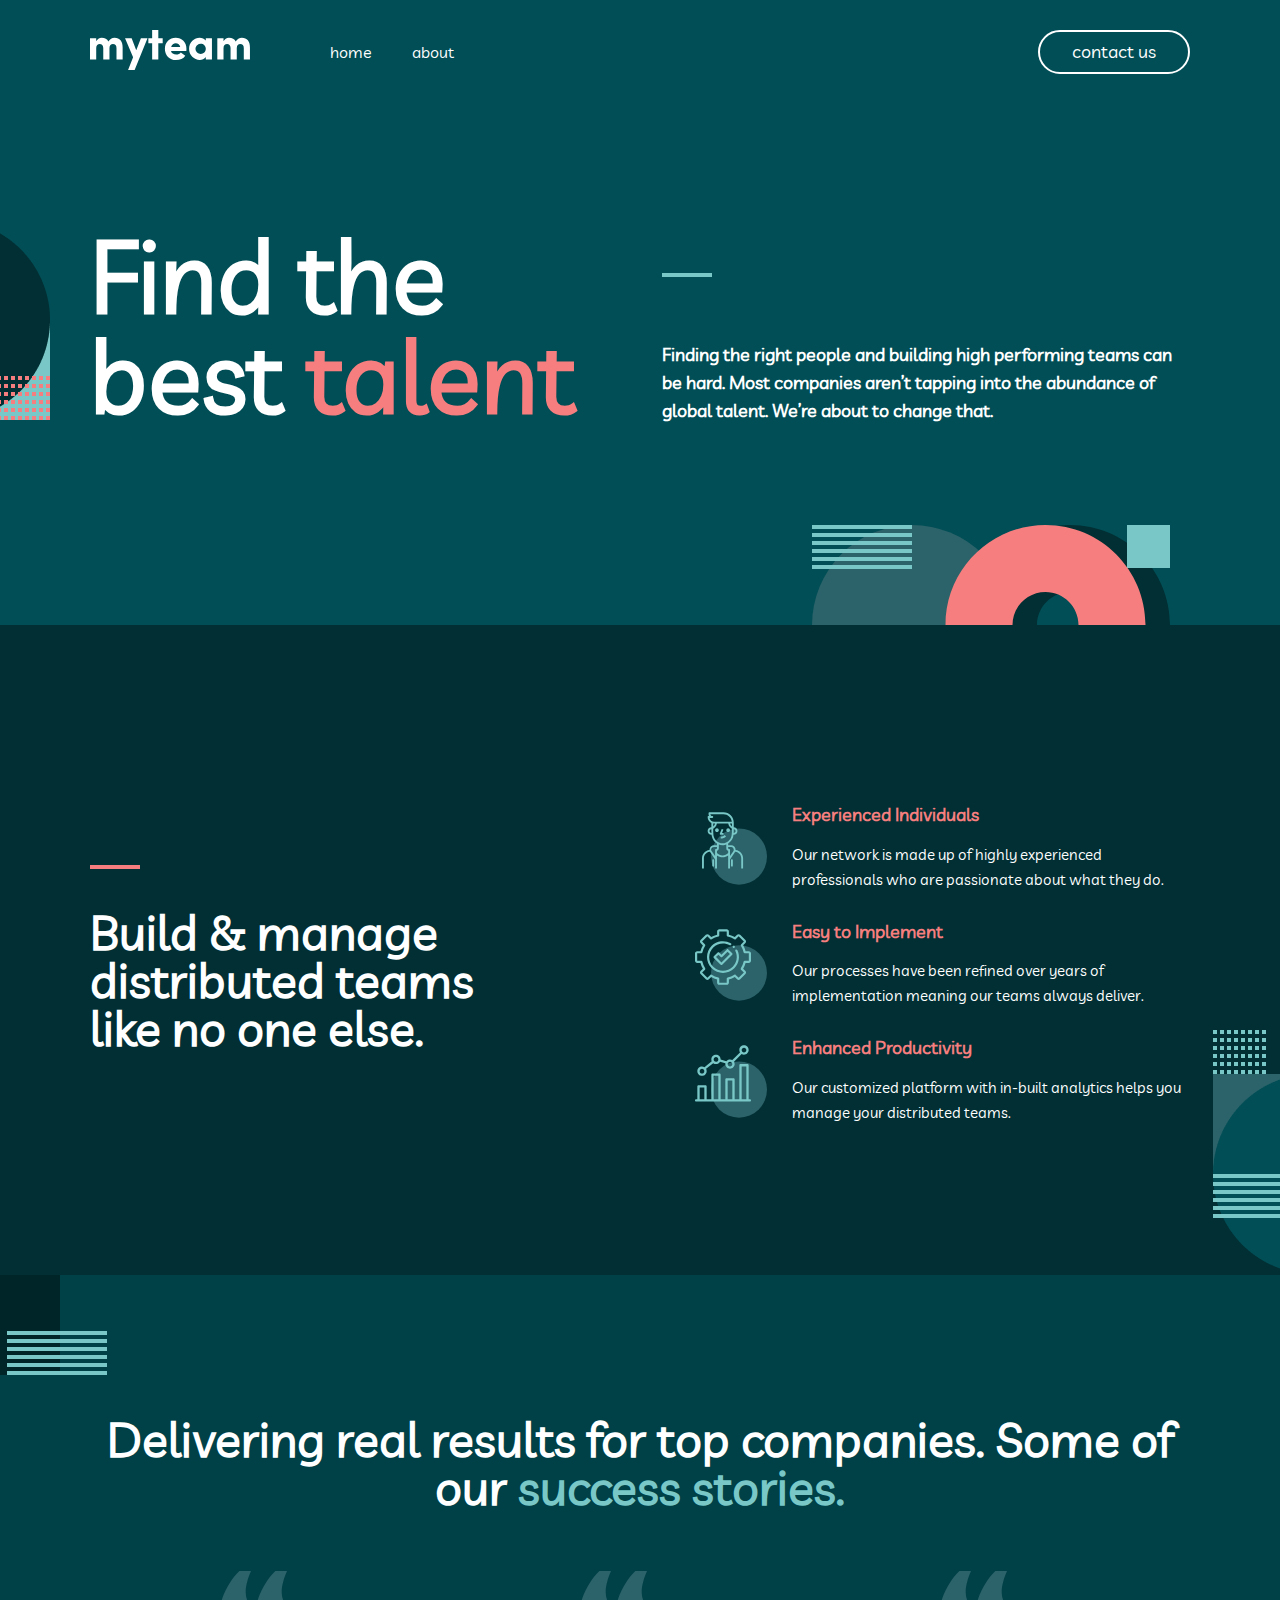
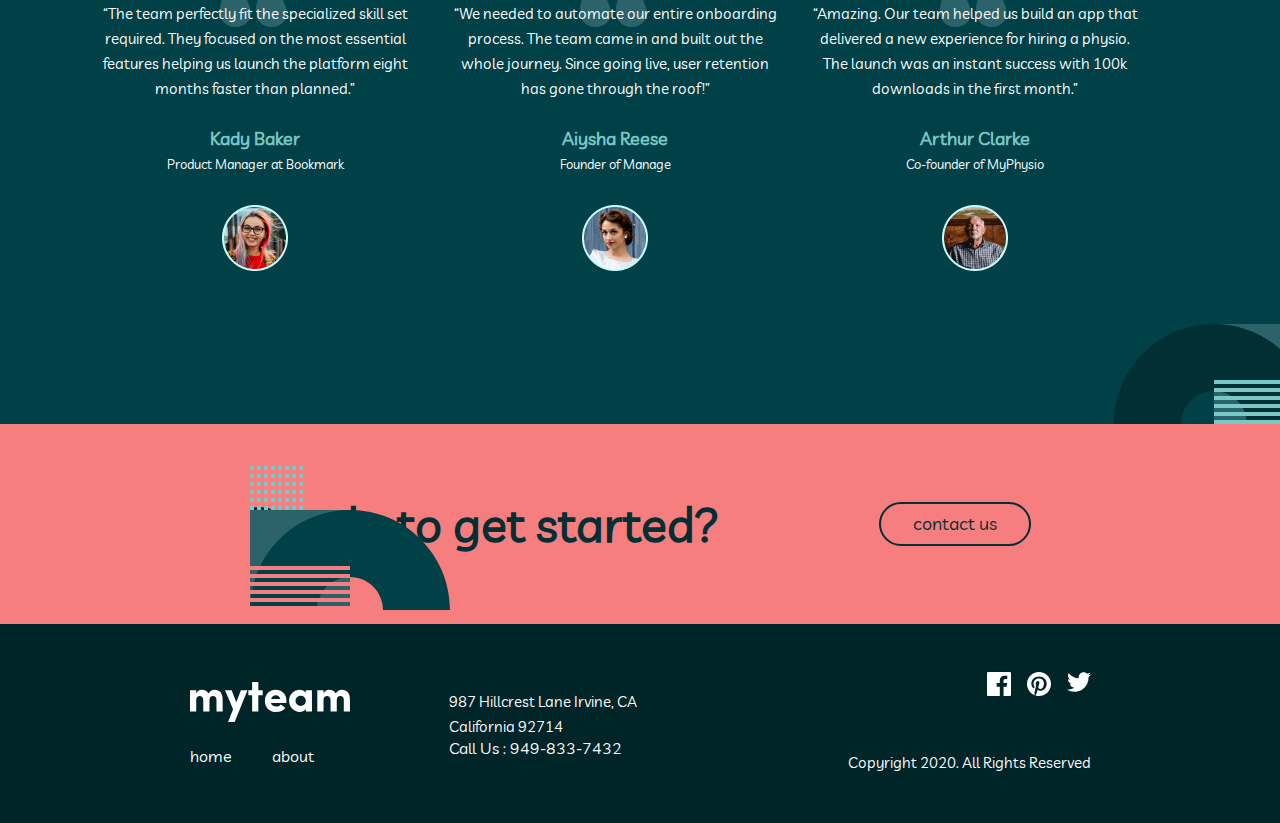
<file: index.html>
<!DOCTYPE html>
<html lang="en">
<head>
    <meta charset="UTF-8">
    <meta http-equiv="X-UA-Compatible" content="IE=edge">
    <meta name="viewport" content="width=device-width, initial-scale=1.0">
    <title>Myteam</title>
    <link rel="stylesheet" href="./css/main.min.css">
</head>
<body>
    <header class="header">
        <div class="container">
            <div class="site__header">
                <a class="site__logo-link" href="./index.html" title="MyTeam">
                    <svg width="160" height="40" viewBox="0 0 160 40" fill="currentColor" xmlns="http://www.w3.org/2000/svg">
                        <g id="myteam-logo">
                        <path id="myteam" fill-rule="evenodd" clip-rule="evenodd" d="M68.3174 29.5312V13.2143H72.6997V8.19196H68.3174V0H62.1474V8.19196H58.3538V13.2143H62.1474V29.5312H68.3174ZM6.21366 18.2366V29.5312H0V8.19196H6.21366V11.2946C6.72238 10.1935 7.44913 9.32292 8.3939 8.68304C9.41134 8.07292 10.5015 7.76786 11.6642 7.76786C14.9637 7.76786 17.1948 9.01786 18.3576 11.5179C19.8837 8.9881 21.9549 7.72321 24.5712 7.72321C27.1875 7.72321 29.186 8.56399 30.5669 10.2455C31.9477 11.9271 32.6381 14.3155 32.6381 17.4107V29.5312H26.4898V18.1473C26.4898 16.8378 26.1773 15.8036 25.5523 15.0446C24.8983 14.2857 24.0407 13.9062 22.9797 13.9062C21.9186 13.9062 21.0683 14.2634 20.4288 14.9777C19.7892 15.692 19.4695 16.7783 19.4695 18.2366V29.5312H13.2558V18.0134C13.1977 16.7336 12.8561 15.7292 12.2311 15C11.5916 14.2708 10.7631 13.9062 9.74564 13.9062C8.7282 13.9062 7.88517 14.256 7.21657 14.9554C6.54797 15.6548 6.21366 16.7485 6.21366 18.2366ZM57.4981 8.19196L44.6347 40H38.0722L43.0868 27.3438L35.0417 8.19196H41.6478L46.2481 20.2902L50.892 8.19196H57.4981ZM95.2923 25.6473C93.3591 28.5491 90.1833 29.9926 85.7646 29.9777C82.6978 29.9777 80.1106 28.9435 78.003 26.875C75.9245 24.7768 74.8853 22.0833 74.8853 18.7946C74.8853 15.506 75.9245 12.8348 78.003 10.7812C80.0815 8.72768 82.6542 7.70833 85.721 7.72321C88.7879 7.72321 91.3388 8.76488 93.3737 10.8482C95.4085 12.9315 96.4333 15.6399 96.4478 18.9732C96.4478 19.003 96.4187 19.6577 96.3606 20.9375H81.0771C81.1934 22.0685 81.7603 22.9464 82.7777 23.5714C83.7952 24.1964 84.9434 24.5089 86.2225 24.5089C88.2138 24.5089 89.7327 23.8393 90.7792 22.5L95.2923 25.6473ZM90.1905 16.9643H81.1644C81.3969 15.8036 81.9783 14.8958 82.9085 14.2411C83.8097 13.5863 84.7835 13.2738 85.83 13.3036C86.8766 13.3333 87.8286 13.6607 88.6862 14.2857C89.5437 14.9107 90.0452 15.8036 90.1905 16.9643ZM113.088 29.2188C111.911 29.7247 110.785 29.9628 109.709 29.933C106.846 29.933 104.36 28.9062 102.253 26.8527C100.145 24.7991 99.0912 22.128 99.0912 18.8393C99.0912 15.5506 100.181 12.8795 102.362 10.8259C104.542 8.77232 106.991 7.7381 109.709 7.72321C110.814 7.72321 111.947 7.96875 113.11 8.45982C114.273 8.95089 115.167 9.6503 115.792 10.558V8.19196H121.94V29.5312H115.792V27.0982C115.167 28.006 114.266 28.7128 113.088 29.2188ZM110.712 23.9062C109.302 23.9062 108.088 23.4301 107.071 22.4777C106.024 21.5253 105.501 20.3199 105.501 18.8616C105.501 17.4182 106.024 16.2054 107.071 15.2232C108.205 14.256 109.447 13.7723 110.799 13.7723C112.151 13.7723 113.321 14.2485 114.309 15.2009C115.298 16.1533 115.792 17.3735 115.792 18.8616C115.792 20.3497 115.298 21.5625 114.309 22.5C113.321 23.4375 112.122 23.9062 110.712 23.9062ZM133.522 18.2366V29.5312H127.309V8.19196H133.522V11.2946C134.031 10.1935 134.758 9.32292 135.703 8.68304C136.72 8.07292 137.81 7.76786 138.973 7.76786C142.272 7.76786 144.504 9.01786 145.666 11.5179C147.193 8.9881 149.264 7.72321 151.88 7.72321C154.496 7.72321 156.495 8.56399 157.876 10.2455C159.256 11.9271 159.947 14.3155 159.947 17.4107V29.5312H153.799V18.1473C153.799 16.8378 153.486 15.8036 152.861 15.0446C152.207 14.2857 151.35 13.9062 150.288 13.9062C149.227 13.9062 148.377 14.2634 147.738 14.9777C147.098 15.692 146.778 16.7783 146.778 18.2366V29.5312H140.565V18.0134C140.506 16.7336 140.165 15.7292 139.54 15C138.9 14.2708 138.072 13.9062 137.054 13.9062C136.037 13.9062 135.194 14.256 134.525 14.9554C133.857 15.6548 133.522 16.7485 133.522 18.2366Z" fill="currentColor"/>
                        </g>
                        </svg>
                </a>
                <nav class="site-navigation">
                    <ul class="header__list">
                        <li class="header__item">
                            <a class="header__link" href="#">
                                home
                            </a>
                        </li>
                        <li class="header__item">
                            <a class="header__link" href="#">
                                about
                            </a>
                        </li>
                    </ul>
                </nav>
                <button class="header__button">
                    contact us
                </button>
                <button class="hamberger"><img src="./image/hamburger.png" alt="button"></button>
            </div>
        </div>
    </header>
    <main class="site-main">
        <section class="hero__section">
            <div class="container">
                <div class="hero__section-wrapper">
                    <div class="left__hero-section">
                        <h2 class="hero-lead">Find the best <span class="hero-span">talent</span></h2>
                        <img class="hero-image1" src="./image/heroimage.png" alt="hero image">
                    </div>
                    <div class="right__hero-section">
                        <p class="hero-text">Finding the right people and building high performing teams can be hard. Most companies aren’t tapping into the abundance of global talent. We’re about to change that.</p>
                    </div>
                </div>
            </div>
        </section>
        <section class="section__manage">
            <div class="container">
                <div class="manage-section">
                    <div class="left__manage-section">
                        <h2 class="manage__lead">Build & manage distributed teams like no one else.</h2>
                    </div>
                    <div class="right__manege-section">
                        <ul class="manage__list">
                            <li class="manage__item">
                                <img class="manege__item-img" src="./image/Group1.svg" alt="image">
                                <div class="manage-item__div">
                                    <h3 class="manage__item-lead">Experienced Individuals</h3>
                                    <p class="manage__item-text">Our network is made up of highly experienced professionals who are passionate about what they do.</p>
                                </div>
                            </li>
                            <li class="manage__item">
                                <img class="manege__item-img" src="./image/Group2.svg" alt="image">
                                <div class="manage-item__div">
                                    <h3 class="manage__item-lead">Easy to Implement</h3>
                                    <p class="manage__item-text">Our processes have been refined over years of implementation meaning our teams always deliver.</p>
                                </div>
                            </li>
                            <li class="manage__item">
                                <img class="manege__item-img" src="./image/Group3.svg" alt="image">
                                <div class="manage-item__div">
                                    <h3 class="manage__item-lead">Enhanced Productivity</h3>
                                    <p class="manage__item-text">Our customized platform with in-built analytics helps you manage your distributed teams.</p>
                                    
                                </div>
                            </li>
                            
                        </ul>
                        <img class="manage-img" src="./image/manage-image.png" alt="image">
                    </div>
                </div>
            </div>
        </section>
        <section class="users__section">
            <div class="container">
                <div class="users__section-wrapper">
                    <h2 class="user-section__lead">Delivering real results for top companies. Some of our <span class="user-lead__span">success stories.</span></h2>
                    <img class="users-image" src="./image/users-image.svg" alt="image">
                    <ul class="user-section__list">
                        <li class="user-section__item">
                            <p class="user-item__text"> “The team perfectly fit the specialized skill set required. They focused on the most essential features helping us launch the platform eight months faster than planned.”</p>
                            <h3 class="user-item__lead">Kady Baker</h3>
                            <p class="user-item__job">Product Manager at Bookmark</p>
                            <img class="user-item__image" src="./image/user1.png" alt="user1">
                        </li>
                        <li class="user-section__item">
                            <p class="user-item__text">“We needed to automate our entire onboarding process. The team came in and built out the whole journey. Since going live, user retention has gone through the roof!”</p>
                            <h3 class="user-item__lead">Aiysha Reese</h3>
                            <p class="user-item__job">Founder of Manage</p>
                            <img class="user-item__image" src="./image/user2.png" alt="user2">
                        </li>
                        <li class="user-section__item">
                            <p class="user-item__text">“Amazing. Our team helped us build an app that delivered a new experience for hiring a physio. The launch was an instant success with 100k downloads in the first month.”</p>
                            <h3 class="user-item__lead">Arthur Clarke</h3>
                            <p class="user-item__job">Co-founder of MyPhysio</p>
                            <img class="user-item__image" src="./image/user3.png" alt="user3">
                        </li>
                    </ul>
                    <img class="users-image2" src="./image/users-image2.svg" alt="image2">
                </div>
            </div>
        </section>
        <section class="ready-section">
            <div class="container">
                <div class="ready-section__wrapper">
                    <img class="ready-image" src="./image/ready-image.svg" alt="ready-image">
                    <h2 class="ready-section__lead">Ready to get started?</h2>
                    <button class="ready-button">contact us</button>
                </div>
            </div>
        </section>
    </main>
    <footer class="footer">
        <div class="container">
            <div class="footer__wrapper">
                <div class="logo-box">
                    <a class="footer-logo" href="#"><img class="footer-logo-img" src="./image/myteam-logo.svg" alt="site-logo"></a>
                    <ul class="footer__list">
                        <li class="footer__item">
                            <a class="footer__link" href="#">
                                home
                            </a>
                        </li>
                        <li class="footer__item">
                            <a class="footer__link" href="#">
                                about
                            </a>
                        </li>
                    </ul>
                    <div class="sm-site__box2">
                    <ul class="sm-site__list">
                        <li class="sm-site__item2">
                            <a class="sm-link" href="#"><svg width="24" height="24" viewBox="0 0 24 24" fill="currentColor" xmlns="http://www.w3.org/2000/svg">
                                <path d="M22.675 0H1.325C0.593 0 0 0.593 0 1.325V22.676C0 23.407 0.593 24 1.325 24H12.82V14.706H9.692V11.084H12.82V8.413C12.82 5.313 14.713 3.625 17.479 3.625C18.804 3.625 19.942 3.724 20.274 3.768V7.008L18.356 7.009C16.852 7.009 16.561 7.724 16.561 8.772V11.085H20.148L19.681 14.707H16.561V24H22.677C23.407 24 24 23.407 24 22.675V1.325C24 0.593 23.407 0 22.675 0Z" fill="currentColor"/>
                                </svg></a>
                        </li>
                        <li class="sm-site__item2">
                            <a class="sm-link" href="#"><svg width="24" height="24" viewBox="0 0 24 24" fill="currentColor" xmlns="http://www.w3.org/2000/svg">
                                <path id="Path" d="M12 0C5.373 0 0 5.372 0 12C0 17.084 3.163 21.426 7.627 23.174C7.522 22.225 7.427 20.769 7.669 19.733C7.887 18.796 9.076 13.768 9.076 13.768C9.076 13.768 8.717 13.049 8.717 11.986C8.717 10.318 9.684 9.072 10.888 9.072C11.911 9.072 12.406 9.841 12.406 10.762C12.406 11.791 11.751 13.33 11.412 14.757C11.129 15.951 12.011 16.926 13.189 16.926C15.322 16.926 16.961 14.677 16.961 11.431C16.961 8.558 14.897 6.549 11.949 6.549C8.535 6.549 6.531 9.11 6.531 11.756C6.531 12.787 6.928 13.894 7.424 14.494C7.522 14.613 7.536 14.718 7.507 14.839L7.174 16.199C7.121 16.419 7 16.466 6.772 16.36C5.273 15.662 4.336 13.471 4.336 11.711C4.336 7.926 7.086 4.449 12.265 4.449C16.428 4.449 19.663 7.416 19.663 11.38C19.663 15.516 17.056 18.844 13.436 18.844C12.22 18.844 11.077 18.213 10.686 17.466L9.938 20.319C9.667 21.362 8.936 22.669 8.446 23.465C9.57 23.812 10.763 24 12 24C18.627 24 24 18.627 24 12C24 5.372 18.627 0 12 0Z" fill="currentColor"/>
                                </svg></a>
                        </li>
                        <li class="sm-site__item2">
                            <a class="sm-link" href="#"><svg width="24" height="20" viewBox="0 0 24 20" fill="currentColor" xmlns="http://www.w3.org/2000/svg">
                                <path id="Path" d="M24 2.55699C23.117 2.94899 22.168 3.21299 21.172 3.33199C22.189 2.72299 22.97 1.75799 23.337 0.607986C22.386 1.17199 21.332 1.58199 20.21 1.80299C19.313 0.845986 18.032 0.247986 16.616 0.247986C13.437 0.247986 11.101 3.21399 11.819 6.29299C7.728 6.08799 4.1 4.12799 1.671 1.14899C0.381 3.36199 1.002 6.25699 3.194 7.72299C2.388 7.69699 1.628 7.47599 0.965 7.10699C0.911 9.38799 2.546 11.522 4.914 11.997C4.221 12.185 3.462 12.229 2.69 12.081C3.316 14.037 5.134 15.46 7.29 15.5C5.22 17.123 2.612 17.848 0 17.54C2.179 18.937 4.768 19.752 7.548 19.752C16.69 19.752 21.855 12.031 21.543 5.10599C22.505 4.41099 23.34 3.54399 24 2.55699Z" fill="currentColor"/>
                                </svg>
                                </a>
                        </li>
                    </ul>
                </div>
                </div>
                <div class="addres-box">
                    <p class="addres">987  Hillcrest Lane Irvine, CA California 92714</p>
                    <a class="tel" href="tel:+949-833-7432">Call Us : 949-833-7432</a>
                </div>
                <div class="sm-site__box">
                    <ul class="sm-site__list">
                        <li class="sm-site__item">
                            <a class="sm-link" href="#"><svg width="24" height="24" viewBox="0 0 24 24" fill="currentColor" xmlns="http://www.w3.org/2000/svg">
                                <path d="M22.675 0H1.325C0.593 0 0 0.593 0 1.325V22.676C0 23.407 0.593 24 1.325 24H12.82V14.706H9.692V11.084H12.82V8.413C12.82 5.313 14.713 3.625 17.479 3.625C18.804 3.625 19.942 3.724 20.274 3.768V7.008L18.356 7.009C16.852 7.009 16.561 7.724 16.561 8.772V11.085H20.148L19.681 14.707H16.561V24H22.677C23.407 24 24 23.407 24 22.675V1.325C24 0.593 23.407 0 22.675 0Z" fill="currentColor"/>
                                </svg></a>
                        </li>
                        <li class="sm-site__item">
                            <a class="sm-link" href="#"><svg width="24" height="24" viewBox="0 0 24 24" fill="currentColor" xmlns="http://www.w3.org/2000/svg">
                                <path id="Path" d="M12 0C5.373 0 0 5.372 0 12C0 17.084 3.163 21.426 7.627 23.174C7.522 22.225 7.427 20.769 7.669 19.733C7.887 18.796 9.076 13.768 9.076 13.768C9.076 13.768 8.717 13.049 8.717 11.986C8.717 10.318 9.684 9.072 10.888 9.072C11.911 9.072 12.406 9.841 12.406 10.762C12.406 11.791 11.751 13.33 11.412 14.757C11.129 15.951 12.011 16.926 13.189 16.926C15.322 16.926 16.961 14.677 16.961 11.431C16.961 8.558 14.897 6.549 11.949 6.549C8.535 6.549 6.531 9.11 6.531 11.756C6.531 12.787 6.928 13.894 7.424 14.494C7.522 14.613 7.536 14.718 7.507 14.839L7.174 16.199C7.121 16.419 7 16.466 6.772 16.36C5.273 15.662 4.336 13.471 4.336 11.711C4.336 7.926 7.086 4.449 12.265 4.449C16.428 4.449 19.663 7.416 19.663 11.38C19.663 15.516 17.056 18.844 13.436 18.844C12.22 18.844 11.077 18.213 10.686 17.466L9.938 20.319C9.667 21.362 8.936 22.669 8.446 23.465C9.57 23.812 10.763 24 12 24C18.627 24 24 18.627 24 12C24 5.372 18.627 0 12 0Z" fill="currentColor"/>
                                </svg></a>
                        </li>
                        <li class="sm-site__item">
                            <a class="sm-link" href="#"><svg width="24" height="20" viewBox="0 0 24 20" fill="currentColor" xmlns="http://www.w3.org/2000/svg">
                                <path id="Path" d="M24 2.55699C23.117 2.94899 22.168 3.21299 21.172 3.33199C22.189 2.72299 22.97 1.75799 23.337 0.607986C22.386 1.17199 21.332 1.58199 20.21 1.80299C19.313 0.845986 18.032 0.247986 16.616 0.247986C13.437 0.247986 11.101 3.21399 11.819 6.29299C7.728 6.08799 4.1 4.12799 1.671 1.14899C0.381 3.36199 1.002 6.25699 3.194 7.72299C2.388 7.69699 1.628 7.47599 0.965 7.10699C0.911 9.38799 2.546 11.522 4.914 11.997C4.221 12.185 3.462 12.229 2.69 12.081C3.316 14.037 5.134 15.46 7.29 15.5C5.22 17.123 2.612 17.848 0 17.54C2.179 18.937 4.768 19.752 7.548 19.752C16.69 19.752 21.855 12.031 21.543 5.10599C22.505 4.41099 23.34 3.54399 24 2.55699Z" fill="currentColor"/>
                                </svg>
                                </a>
                        </li>
                    </ul>
                    <p class="copirayt">Copyright 2020. All Rights Reserved</p>
                </div>
            </div>
        </div>
    </footer>
</body>
</html>
</file>
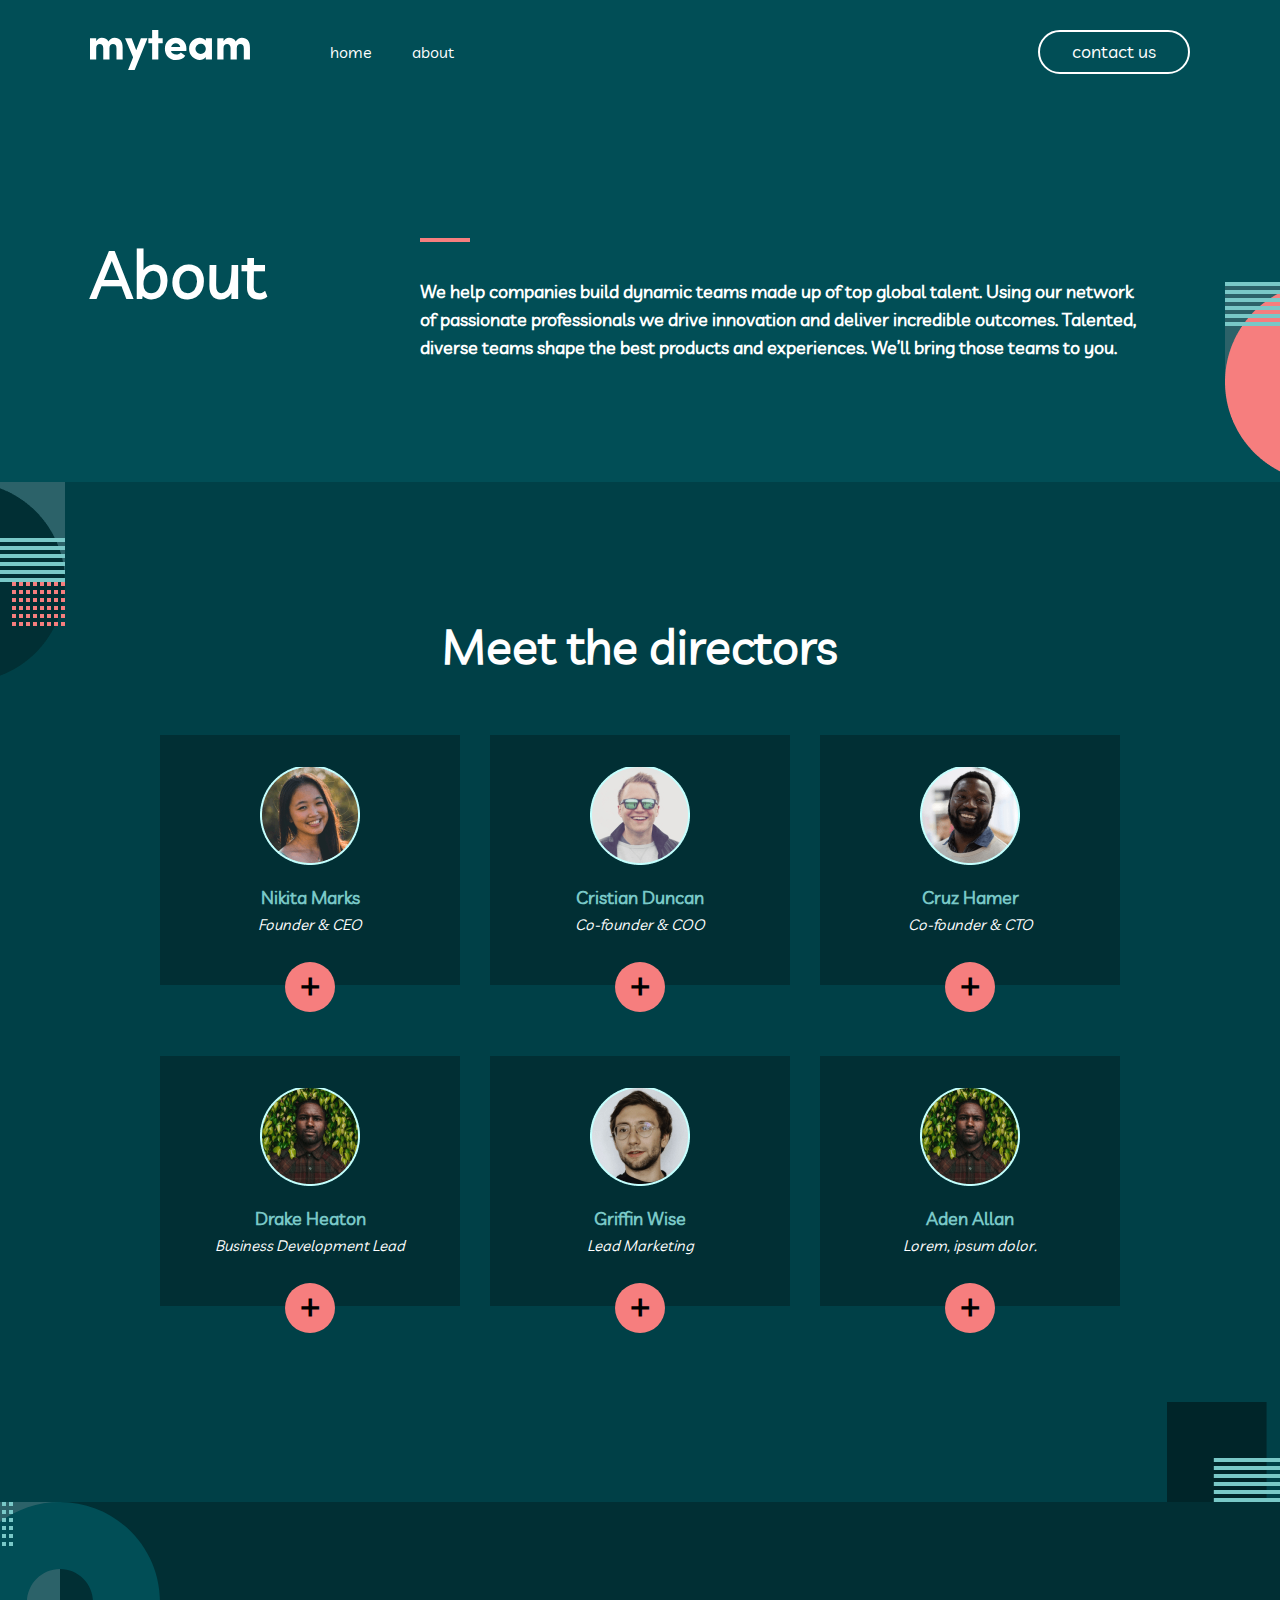
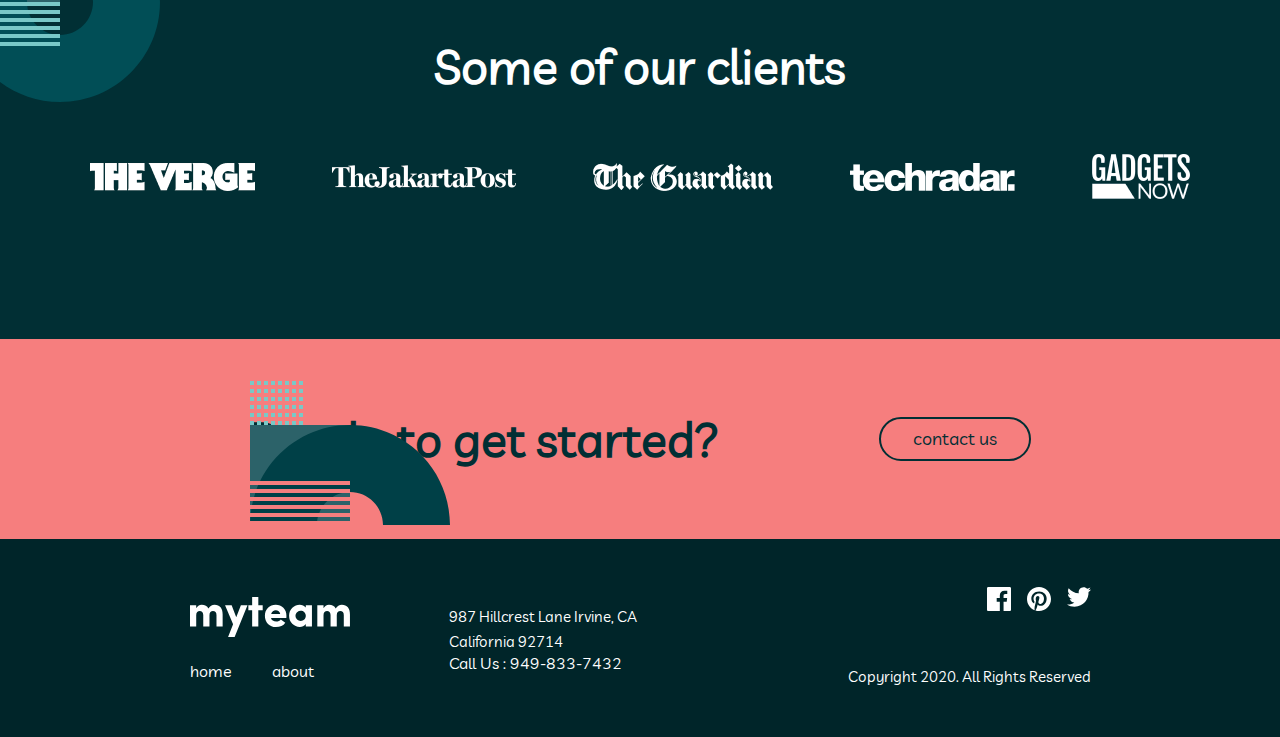
<file: about.html>
<!DOCTYPE html>
<html lang="en">
<head>
    <meta charset="UTF-8">
    <meta http-equiv="X-UA-Compatible" content="IE=edge">
    <meta name="viewport" content="width=device-width, initial-scale=1.0">
    <title>About</title>
    <link rel="stylesheet" href="./css/main.min.css">
</head>
<body>
    <header class="header">
        <div class="container">
            <div class="site__header">
                <a class="site__logo-link" href="./index.html" title="MyTeam">
                    <svg width="160" height="40" viewBox="0 0 160 40" fill="currentColor" xmlns="http://www.w3.org/2000/svg">
                        <g id="myteam-logo">
                        <path id="myteam" fill-rule="evenodd" clip-rule="evenodd" d="M68.3174 29.5312V13.2143H72.6997V8.19196H68.3174V0H62.1474V8.19196H58.3538V13.2143H62.1474V29.5312H68.3174ZM6.21366 18.2366V29.5312H0V8.19196H6.21366V11.2946C6.72238 10.1935 7.44913 9.32292 8.3939 8.68304C9.41134 8.07292 10.5015 7.76786 11.6642 7.76786C14.9637 7.76786 17.1948 9.01786 18.3576 11.5179C19.8837 8.9881 21.9549 7.72321 24.5712 7.72321C27.1875 7.72321 29.186 8.56399 30.5669 10.2455C31.9477 11.9271 32.6381 14.3155 32.6381 17.4107V29.5312H26.4898V18.1473C26.4898 16.8378 26.1773 15.8036 25.5523 15.0446C24.8983 14.2857 24.0407 13.9062 22.9797 13.9062C21.9186 13.9062 21.0683 14.2634 20.4288 14.9777C19.7892 15.692 19.4695 16.7783 19.4695 18.2366V29.5312H13.2558V18.0134C13.1977 16.7336 12.8561 15.7292 12.2311 15C11.5916 14.2708 10.7631 13.9062 9.74564 13.9062C8.7282 13.9062 7.88517 14.256 7.21657 14.9554C6.54797 15.6548 6.21366 16.7485 6.21366 18.2366ZM57.4981 8.19196L44.6347 40H38.0722L43.0868 27.3438L35.0417 8.19196H41.6478L46.2481 20.2902L50.892 8.19196H57.4981ZM95.2923 25.6473C93.3591 28.5491 90.1833 29.9926 85.7646 29.9777C82.6978 29.9777 80.1106 28.9435 78.003 26.875C75.9245 24.7768 74.8853 22.0833 74.8853 18.7946C74.8853 15.506 75.9245 12.8348 78.003 10.7812C80.0815 8.72768 82.6542 7.70833 85.721 7.72321C88.7879 7.72321 91.3388 8.76488 93.3737 10.8482C95.4085 12.9315 96.4333 15.6399 96.4478 18.9732C96.4478 19.003 96.4187 19.6577 96.3606 20.9375H81.0771C81.1934 22.0685 81.7603 22.9464 82.7777 23.5714C83.7952 24.1964 84.9434 24.5089 86.2225 24.5089C88.2138 24.5089 89.7327 23.8393 90.7792 22.5L95.2923 25.6473ZM90.1905 16.9643H81.1644C81.3969 15.8036 81.9783 14.8958 82.9085 14.2411C83.8097 13.5863 84.7835 13.2738 85.83 13.3036C86.8766 13.3333 87.8286 13.6607 88.6862 14.2857C89.5437 14.9107 90.0452 15.8036 90.1905 16.9643ZM113.088 29.2188C111.911 29.7247 110.785 29.9628 109.709 29.933C106.846 29.933 104.36 28.9062 102.253 26.8527C100.145 24.7991 99.0912 22.128 99.0912 18.8393C99.0912 15.5506 100.181 12.8795 102.362 10.8259C104.542 8.77232 106.991 7.7381 109.709 7.72321C110.814 7.72321 111.947 7.96875 113.11 8.45982C114.273 8.95089 115.167 9.6503 115.792 10.558V8.19196H121.94V29.5312H115.792V27.0982C115.167 28.006 114.266 28.7128 113.088 29.2188ZM110.712 23.9062C109.302 23.9062 108.088 23.4301 107.071 22.4777C106.024 21.5253 105.501 20.3199 105.501 18.8616C105.501 17.4182 106.024 16.2054 107.071 15.2232C108.205 14.256 109.447 13.7723 110.799 13.7723C112.151 13.7723 113.321 14.2485 114.309 15.2009C115.298 16.1533 115.792 17.3735 115.792 18.8616C115.792 20.3497 115.298 21.5625 114.309 22.5C113.321 23.4375 112.122 23.9062 110.712 23.9062ZM133.522 18.2366V29.5312H127.309V8.19196H133.522V11.2946C134.031 10.1935 134.758 9.32292 135.703 8.68304C136.72 8.07292 137.81 7.76786 138.973 7.76786C142.272 7.76786 144.504 9.01786 145.666 11.5179C147.193 8.9881 149.264 7.72321 151.88 7.72321C154.496 7.72321 156.495 8.56399 157.876 10.2455C159.256 11.9271 159.947 14.3155 159.947 17.4107V29.5312H153.799V18.1473C153.799 16.8378 153.486 15.8036 152.861 15.0446C152.207 14.2857 151.35 13.9062 150.288 13.9062C149.227 13.9062 148.377 14.2634 147.738 14.9777C147.098 15.692 146.778 16.7783 146.778 18.2366V29.5312H140.565V18.0134C140.506 16.7336 140.165 15.7292 139.54 15C138.9 14.2708 138.072 13.9062 137.054 13.9062C136.037 13.9062 135.194 14.256 134.525 14.9554C133.857 15.6548 133.522 16.7485 133.522 18.2366Z" fill="currentColor"/>
                        </g>
                        </svg>
                </a>
                <nav class="site-navigation">
                    <ul class="header__list">
                        <li class="header__item">
                            <a class="header__link" href="index.html">
                                home
                            </a>
                        </li>
                        <li class="header__item">
                            <a class="header__link" href="#">
                                about
                            </a>
                        </li>
                    </ul>
                </nav>
                <a href="contact.html" class="header__button">
                    contact us
                </a>
                <button class="hamberger"><img src="./image/hamburger.png" alt="button"></button>
            </div>
        </div>
    </header>
    <main class="site-main">
        <section class="about__section" id="about">
            <div class="container">
                <div class="about__section-wrapper">
                    <div class="left__about-section">
                        <h2 class="about-lead">About</h2>
                    </div>
                    <div class="right__about-section">
                        <p class="about-text">We help companies build dynamic teams made up of top global talent. Using our network of passionate professionals we drive innovation and deliver incredible outcomes. Talented, diverse teams shape the best products and experiences. We’ll bring those teams to you.</p>
                    </div>
                </div>
            </div>
        </section>
        <section class="directors__section">
            <div class="container">
                <div class="directors__section-wrapper">
                    <h2 class="directors__lead">Meet the directors</h2>
                    <ul class="directors__list">
                        <li class="directors__item">
                            <div class="directors-box">
                                <img class="directors__image" src="./image/avatar1.png" alt="director">
                                <h3 class="directors-text__lead">Nikita Marks</h3>
                                <p class="directors__text">Founder & CEO</p>
                            </div>
                            <div class="directors-hover__item">
                                <h3 class="hover__lead">Nikita Marks</h3>
                                <p class="hover__text">“Empowered teams create truly amazing products. Set the north star and let them follow it.”</p>
                                <div class="icons-box"><a class="icons-link" href="#"><svg width="24" height="20" viewBox="0 0 24 20" fill="currentColor" xmlns="http://www.w3.org/2000/svg">
                                    <path id="Path" d="M24 2.55699C23.117 2.94899 22.168 3.21299 21.172 3.33199C22.189 2.72299 22.97 1.75799 23.337 0.607986C22.386 1.17199 21.332 1.58199 20.21 1.80299C19.313 0.845986 18.032 0.247986 16.616 0.247986C13.437 0.247986 11.101 3.21399 11.819 6.29299C7.728 6.08799 4.1 4.12799 1.671 1.14899C0.381 3.36199 1.002 6.25699 3.194 7.72299C2.388 7.69699 1.628 7.47599 0.965 7.10699C0.911 9.38799 2.546 11.522 4.914 11.997C4.221 12.185 3.462 12.229 2.69 12.081C3.316 14.037 5.134 15.46 7.29 15.5C5.22 17.123 2.612 17.848 0 17.54C2.179 18.937 4.768 19.752 7.548 19.752C16.69 19.752 21.855 12.031 21.543 5.10599C22.505 4.41099 23.34 3.54399 24 2.55699Z" fill="currentColor"/>
                                    </svg></a><a class="icons-link" href="#"><svg width="20" height="20" viewBox="0 0 20 20" fill="currentColor" xmlns="http://www.w3.org/2000/svg">
                                        <g id="004-linkedin-logo">
                                        <path id="Shape" fill-rule="evenodd" clip-rule="evenodd" d="M2 0H18C19.1 0 20 0.9 20 2V18C20 19.1 19.1 20 18 20H2C0.9 20 0 19.1 0 18V2C0 0.9 0.9 0 2 0ZM6 17V8H3V17H6ZM4.5 6.3C3.5 6.3 2.7 5.5 2.7 4.5C2.7 3.5 3.5 2.7 4.5 2.7C5.5 2.7 6.3 3.5 6.3 4.5C6.3 5.5 5.5 6.3 4.5 6.3ZM14 17H17V11.3C17 9.4 15.4 7.8 13.5 7.8C12.6 7.8 11.5 8.4 11 9.2V8H8V17H11V11.7C11 10.9 11.7 10.2 12.5 10.2C13.3 10.2 14 10.9 14 11.7V17Z" fill="currentColor"/>
                                        </g>
                                        </svg>
                                        </a></div>
                                </div>
                        </li>
                        <li class="directors__item">
                            <div class="directors-box">
                                <img class="directors__image" src="./image/avatar2.png" alt="director">
                                <h3 class="directors-text__lead">Cristian Duncan</h3>
                                <p class="directors__text">Co-founder & COO</p>
                            </div>
                            <div class="directors-hover__item">
                                <h3 class="hover__lead">Cristian Duncan</h3>
                                <p class="hover__text">“Empowered teams create truly amazing products. Set the north star and let them follow it.”</p>
                                <div class="icons-box"><a class="icons-link" href="#"><svg width="24" height="20" viewBox="0 0 24 20" fill="currentColor" xmlns="http://www.w3.org/2000/svg">
                                    <path id="Path" d="M24 2.55699C23.117 2.94899 22.168 3.21299 21.172 3.33199C22.189 2.72299 22.97 1.75799 23.337 0.607986C22.386 1.17199 21.332 1.58199 20.21 1.80299C19.313 0.845986 18.032 0.247986 16.616 0.247986C13.437 0.247986 11.101 3.21399 11.819 6.29299C7.728 6.08799 4.1 4.12799 1.671 1.14899C0.381 3.36199 1.002 6.25699 3.194 7.72299C2.388 7.69699 1.628 7.47599 0.965 7.10699C0.911 9.38799 2.546 11.522 4.914 11.997C4.221 12.185 3.462 12.229 2.69 12.081C3.316 14.037 5.134 15.46 7.29 15.5C5.22 17.123 2.612 17.848 0 17.54C2.179 18.937 4.768 19.752 7.548 19.752C16.69 19.752 21.855 12.031 21.543 5.10599C22.505 4.41099 23.34 3.54399 24 2.55699Z" fill="currentColor"/>
                                    </svg></a><a class="icons-link" href="#"><svg width="20" height="20" viewBox="0 0 20 20" fill="currentColor" xmlns="http://www.w3.org/2000/svg">
                                        <g id="004-linkedin-logo">
                                        <path id="Shape" fill-rule="evenodd" clip-rule="evenodd" d="M2 0H18C19.1 0 20 0.9 20 2V18C20 19.1 19.1 20 18 20H2C0.9 20 0 19.1 0 18V2C0 0.9 0.9 0 2 0ZM6 17V8H3V17H6ZM4.5 6.3C3.5 6.3 2.7 5.5 2.7 4.5C2.7 3.5 3.5 2.7 4.5 2.7C5.5 2.7 6.3 3.5 6.3 4.5C6.3 5.5 5.5 6.3 4.5 6.3ZM14 17H17V11.3C17 9.4 15.4 7.8 13.5 7.8C12.6 7.8 11.5 8.4 11 9.2V8H8V17H11V11.7C11 10.9 11.7 10.2 12.5 10.2C13.3 10.2 14 10.9 14 11.7V17Z" fill="currentColor"/>
                                        </g>
                                        </svg></a></div>
                                </div>
                        </li>
                        <li class="directors__item">
                            <div class="directors-box">
                                <img class="directors__image" src="./image/avatar3.png" alt="director">
                                <h3 class="directors-text__lead">Cruz Hamer</h3>
                                <p class="directors__text">Co-founder & CTO</p>
                            </div>
                            <div class="directors-hover__item">
                                <h3 class="hover__lead">Cruz Hamer</h3>
                                <p class="hover__text">“Empowered teams create truly amazing products. Set the north star and let them follow it.”</p>
                                <div class="icons-box"><a class="icons-link" href="#"><svg width="24" height="20" viewBox="0 0 24 20" fill="currentColor" xmlns="http://www.w3.org/2000/svg">
                                    <path id="Path" d="M24 2.55699C23.117 2.94899 22.168 3.21299 21.172 3.33199C22.189 2.72299 22.97 1.75799 23.337 0.607986C22.386 1.17199 21.332 1.58199 20.21 1.80299C19.313 0.845986 18.032 0.247986 16.616 0.247986C13.437 0.247986 11.101 3.21399 11.819 6.29299C7.728 6.08799 4.1 4.12799 1.671 1.14899C0.381 3.36199 1.002 6.25699 3.194 7.72299C2.388 7.69699 1.628 7.47599 0.965 7.10699C0.911 9.38799 2.546 11.522 4.914 11.997C4.221 12.185 3.462 12.229 2.69 12.081C3.316 14.037 5.134 15.46 7.29 15.5C5.22 17.123 2.612 17.848 0 17.54C2.179 18.937 4.768 19.752 7.548 19.752C16.69 19.752 21.855 12.031 21.543 5.10599C22.505 4.41099 23.34 3.54399 24 2.55699Z" fill="currentColor"/>
                                    </svg></a><a class="icons-link" href="#"><svg width="20" height="20" viewBox="0 0 20 20" fill="currentColor" xmlns="http://www.w3.org/2000/svg">
                                        <g id="004-linkedin-logo">
                                        <path id="Shape" fill-rule="evenodd" clip-rule="evenodd" d="M2 0H18C19.1 0 20 0.9 20 2V18C20 19.1 19.1 20 18 20H2C0.9 20 0 19.1 0 18V2C0 0.9 0.9 0 2 0ZM6 17V8H3V17H6ZM4.5 6.3C3.5 6.3 2.7 5.5 2.7 4.5C2.7 3.5 3.5 2.7 4.5 2.7C5.5 2.7 6.3 3.5 6.3 4.5C6.3 5.5 5.5 6.3 4.5 6.3ZM14 17H17V11.3C17 9.4 15.4 7.8 13.5 7.8C12.6 7.8 11.5 8.4 11 9.2V8H8V17H11V11.7C11 10.9 11.7 10.2 12.5 10.2C13.3 10.2 14 10.9 14 11.7V17Z" fill="currentColor"/>
                                        </g>
                                        </svg></a></div>
                            </div>
                        </li>
                        <li class="directors__item">
                            <div class="directors-box">
                                <img class="directors__image" src="./image/avatar4.png" alt="director">
                                <h3 class="directors-text__lead">Drake Heaton</h3>
                                <p class="directors__text">Business Development Lead</p>
                            </div>
                            <div class="directors-hover__item">
                                <h3 class="hover__lead">Drake Heaton</h3>
                                <p class="hover__text">“Empowered teams create truly amazing products. Set the north star and let them follow it.”</p>
                                <div class="icons-box"><a class="icons-link" href="#"><svg width="24" height="20" viewBox="0 0 24 20" fill="currentColor" xmlns="http://www.w3.org/2000/svg">
                                    <path id="Path" d="M24 2.55699C23.117 2.94899 22.168 3.21299 21.172 3.33199C22.189 2.72299 22.97 1.75799 23.337 0.607986C22.386 1.17199 21.332 1.58199 20.21 1.80299C19.313 0.845986 18.032 0.247986 16.616 0.247986C13.437 0.247986 11.101 3.21399 11.819 6.29299C7.728 6.08799 4.1 4.12799 1.671 1.14899C0.381 3.36199 1.002 6.25699 3.194 7.72299C2.388 7.69699 1.628 7.47599 0.965 7.10699C0.911 9.38799 2.546 11.522 4.914 11.997C4.221 12.185 3.462 12.229 2.69 12.081C3.316 14.037 5.134 15.46 7.29 15.5C5.22 17.123 2.612 17.848 0 17.54C2.179 18.937 4.768 19.752 7.548 19.752C16.69 19.752 21.855 12.031 21.543 5.10599C22.505 4.41099 23.34 3.54399 24 2.55699Z" fill="currentColor"/>
                                    </svg></a><a class="icons-link" href="#"><svg width="20" height="20" viewBox="0 0 20 20" fill="currentColor" xmlns="http://www.w3.org/2000/svg">
                                        <g id="004-linkedin-logo">
                                        <path id="Shape" fill-rule="evenodd" clip-rule="evenodd" d="M2 0H18C19.1 0 20 0.9 20 2V18C20 19.1 19.1 20 18 20H2C0.9 20 0 19.1 0 18V2C0 0.9 0.9 0 2 0ZM6 17V8H3V17H6ZM4.5 6.3C3.5 6.3 2.7 5.5 2.7 4.5C2.7 3.5 3.5 2.7 4.5 2.7C5.5 2.7 6.3 3.5 6.3 4.5C6.3 5.5 5.5 6.3 4.5 6.3ZM14 17H17V11.3C17 9.4 15.4 7.8 13.5 7.8C12.6 7.8 11.5 8.4 11 9.2V8H8V17H11V11.7C11 10.9 11.7 10.2 12.5 10.2C13.3 10.2 14 10.9 14 11.7V17Z" fill="currentColor"/>
                                        </g>
                                        </svg></a></div>
                            </div>
                        </li>
                        <li class="directors__item">
                            <div class="directors-box">
                                <img class="directors__image" src="./image/avatar5.png" alt="director">
                                <h3 class="directors-text__lead">Griffin Wise</h3>
                                <p class="directors__text">Lead Marketing</p>
                            </div>
                            <div class="directors-hover__item">
                                <h3 class="hover__lead">Griffin Wise</h3>
                                <p class="hover__text">“Empowered teams create truly amazing products. Set the north star and let them follow it.”</p>
                                <div class="icons-box"><a class="icons-link" href="#"><svg width="24" height="20" viewBox="0 0 24 20" fill="currentColor" xmlns="http://www.w3.org/2000/svg">
                                    <path id="Path" d="M24 2.55699C23.117 2.94899 22.168 3.21299 21.172 3.33199C22.189 2.72299 22.97 1.75799 23.337 0.607986C22.386 1.17199 21.332 1.58199 20.21 1.80299C19.313 0.845986 18.032 0.247986 16.616 0.247986C13.437 0.247986 11.101 3.21399 11.819 6.29299C7.728 6.08799 4.1 4.12799 1.671 1.14899C0.381 3.36199 1.002 6.25699 3.194 7.72299C2.388 7.69699 1.628 7.47599 0.965 7.10699C0.911 9.38799 2.546 11.522 4.914 11.997C4.221 12.185 3.462 12.229 2.69 12.081C3.316 14.037 5.134 15.46 7.29 15.5C5.22 17.123 2.612 17.848 0 17.54C2.179 18.937 4.768 19.752 7.548 19.752C16.69 19.752 21.855 12.031 21.543 5.10599C22.505 4.41099 23.34 3.54399 24 2.55699Z" fill="currentColor"/>
                                    </svg></a><a class="icons-link" href="#"><svg width="20" height="20" viewBox="0 0 20 20" fill="currentColor" xmlns="http://www.w3.org/2000/svg">
                                        <g id="004-linkedin-logo">
                                        <path id="Shape" fill-rule="evenodd" clip-rule="evenodd" d="M2 0H18C19.1 0 20 0.9 20 2V18C20 19.1 19.1 20 18 20H2C0.9 20 0 19.1 0 18V2C0 0.9 0.9 0 2 0ZM6 17V8H3V17H6ZM4.5 6.3C3.5 6.3 2.7 5.5 2.7 4.5C2.7 3.5 3.5 2.7 4.5 2.7C5.5 2.7 6.3 3.5 6.3 4.5C6.3 5.5 5.5 6.3 4.5 6.3ZM14 17H17V11.3C17 9.4 15.4 7.8 13.5 7.8C12.6 7.8 11.5 8.4 11 9.2V8H8V17H11V11.7C11 10.9 11.7 10.2 12.5 10.2C13.3 10.2 14 10.9 14 11.7V17Z" fill="currentColor"/>
                                        </g>
                                        </svg></a></div>
                            </div>
                        </li>
                        <li class="directors__item">
                            <div class="directors-box">
                                <img class="directors__image" src="./image/avatar4.png" alt="director">
                                <h3 class="directors-text__lead">Aden Allan</h3>
                                <p class="directors__text">Lorem, ipsum dolor.</p>
                            </div>
                            <div class="directors-hover__item">
                                <h3 class="hover__lead">Aden Allan</h3>
                                <p class="hover__text">“Empowered teams create truly amazing products. Set the north star and let them follow it.”</p>
                                <div class="icons-box"><a class="icons-link" href="#"><svg width="24" height="20" viewBox="0 0 24 20" fill="currentColor" xmlns="http://www.w3.org/2000/svg">
                                    <path id="Path" d="M24 2.55699C23.117 2.94899 22.168 3.21299 21.172 3.33199C22.189 2.72299 22.97 1.75799 23.337 0.607986C22.386 1.17199 21.332 1.58199 20.21 1.80299C19.313 0.845986 18.032 0.247986 16.616 0.247986C13.437 0.247986 11.101 3.21399 11.819 6.29299C7.728 6.08799 4.1 4.12799 1.671 1.14899C0.381 3.36199 1.002 6.25699 3.194 7.72299C2.388 7.69699 1.628 7.47599 0.965 7.10699C0.911 9.38799 2.546 11.522 4.914 11.997C4.221 12.185 3.462 12.229 2.69 12.081C3.316 14.037 5.134 15.46 7.29 15.5C5.22 17.123 2.612 17.848 0 17.54C2.179 18.937 4.768 19.752 7.548 19.752C16.69 19.752 21.855 12.031 21.543 5.10599C22.505 4.41099 23.34 3.54399 24 2.55699Z" fill="currentColor"/>
                                    </svg></a><a class="icons-link" href="#"><svg width="20" height="20" viewBox="0 0 20 20" fill="currentColor" xmlns="http://www.w3.org/2000/svg">
                                        <g id="004-linkedin-logo">
                                        <path id="Shape" fill-rule="evenodd" clip-rule="evenodd" d="M2 0H18C19.1 0 20 0.9 20 2V18C20 19.1 19.1 20 18 20H2C0.9 20 0 19.1 0 18V2C0 0.9 0.9 0 2 0ZM6 17V8H3V17H6ZM4.5 6.3C3.5 6.3 2.7 5.5 2.7 4.5C2.7 3.5 3.5 2.7 4.5 2.7C5.5 2.7 6.3 3.5 6.3 4.5C6.3 5.5 5.5 6.3 4.5 6.3ZM14 17H17V11.3C17 9.4 15.4 7.8 13.5 7.8C12.6 7.8 11.5 8.4 11 9.2V8H8V17H11V11.7C11 10.9 11.7 10.2 12.5 10.2C13.3 10.2 14 10.9 14 11.7V17Z" fill="currentColor"/>
                                        </g>
                                        </svg></a></div>
                            </div>
                        </li>
                    </ul>
                </div>
            </div>
        </section>
        <section class="clients-section">
            <div class="container">
                <div class="clients-section__wrapper">
                    <h2 class="clients__lead">Some of our clients</h2>
                    <ul class="clients__list">
                        <li class="clients__item">
                            <a class="clients__link" href="#">
                                <img class="clients__image" src="./image/theverge.png" alt="theverge">
                            </a>
                        </li>
                        <li class="clients__item">
                            <a class="clients__link" href="#">
                                <img class="clients__image" src="./image/jakarta.png" alt="jakarta">
                            </a>
                        </li>
                        <li class="clients__item">
                            <a class="clients__link" href="#">
                                <img class="clients__image" src="./image/guardian.png" alt="guardian">
                            </a>
                        </li>
                        <li class="clients__item">
                            <a class="clients__link" href="#">
                                <img class="clients__image" src="./image/techradar.png" alt="techradar">
                            </a>
                        </li>
                        <li class="clients__item">
                            <a class="clients__link" href="#">
                                <img class="clients__image" src="./image/gadgets-now.png" alt="gadgets">
                            </a>
                        </li>
                    </ul>
                </div>
            </div>
        </section>
        <section class="ready-section">
            <div class="container">
                <div class="ready-section__wrapper">
                    <img class="ready-image" src="./image/ready-image.svg" alt="ready-image">
                    <h2 class="ready-section__lead">Ready to get started?</h2>
                    <a href="contact.html" class="ready-button">contact us</a>
                </div>
            </div>
        </section>
    </main>
    <footer class="footer">
        <div class="container">
            <div class="footer__wrapper">
                <div class="logo-box">
                    <a class="footer-logo" href="#"><img class="footer-logo-img" src="./image/myteam-logo.svg" alt="site-logo"></a>
                    <ul class="footer__list">
                        <li class="footer__item">
                            <a class="footer__link" href="index.html">
                                home
                            </a>
                        </li>
                        <li class="footer__item">
                            <a class="footer__link" href="#about">
                                about
                            </a>
                        </li>
                    </ul>
                    <div class="sm-site__box2">
                    <ul class="sm-site__list">
                        <li class="sm-site__item2">
                            <a class="sm-link" href="#"><svg width="24" height="24" viewBox="0 0 24 24" fill="currentColor" xmlns="http://www.w3.org/2000/svg">
                                <path d="M22.675 0H1.325C0.593 0 0 0.593 0 1.325V22.676C0 23.407 0.593 24 1.325 24H12.82V14.706H9.692V11.084H12.82V8.413C12.82 5.313 14.713 3.625 17.479 3.625C18.804 3.625 19.942 3.724 20.274 3.768V7.008L18.356 7.009C16.852 7.009 16.561 7.724 16.561 8.772V11.085H20.148L19.681 14.707H16.561V24H22.677C23.407 24 24 23.407 24 22.675V1.325C24 0.593 23.407 0 22.675 0Z" fill="currentColor"/>
                                </svg></a>
                        </li>
                        <li class="sm-site__item2">
                            <a class="sm-link" href="#"><svg width="24" height="24" viewBox="0 0 24 24" fill="currentColor" xmlns="http://www.w3.org/2000/svg">
                                <path id="Path" d="M12 0C5.373 0 0 5.372 0 12C0 17.084 3.163 21.426 7.627 23.174C7.522 22.225 7.427 20.769 7.669 19.733C7.887 18.796 9.076 13.768 9.076 13.768C9.076 13.768 8.717 13.049 8.717 11.986C8.717 10.318 9.684 9.072 10.888 9.072C11.911 9.072 12.406 9.841 12.406 10.762C12.406 11.791 11.751 13.33 11.412 14.757C11.129 15.951 12.011 16.926 13.189 16.926C15.322 16.926 16.961 14.677 16.961 11.431C16.961 8.558 14.897 6.549 11.949 6.549C8.535 6.549 6.531 9.11 6.531 11.756C6.531 12.787 6.928 13.894 7.424 14.494C7.522 14.613 7.536 14.718 7.507 14.839L7.174 16.199C7.121 16.419 7 16.466 6.772 16.36C5.273 15.662 4.336 13.471 4.336 11.711C4.336 7.926 7.086 4.449 12.265 4.449C16.428 4.449 19.663 7.416 19.663 11.38C19.663 15.516 17.056 18.844 13.436 18.844C12.22 18.844 11.077 18.213 10.686 17.466L9.938 20.319C9.667 21.362 8.936 22.669 8.446 23.465C9.57 23.812 10.763 24 12 24C18.627 24 24 18.627 24 12C24 5.372 18.627 0 12 0Z" fill="currentColor"/>
                                </svg></a>
                        </li>
                        <li class="sm-site__item2">
                            <a class="sm-link" href="#"><svg width="24" height="20" viewBox="0 0 24 20" fill="currentColor" xmlns="http://www.w3.org/2000/svg">
                                <path id="Path" d="M24 2.55699C23.117 2.94899 22.168 3.21299 21.172 3.33199C22.189 2.72299 22.97 1.75799 23.337 0.607986C22.386 1.17199 21.332 1.58199 20.21 1.80299C19.313 0.845986 18.032 0.247986 16.616 0.247986C13.437 0.247986 11.101 3.21399 11.819 6.29299C7.728 6.08799 4.1 4.12799 1.671 1.14899C0.381 3.36199 1.002 6.25699 3.194 7.72299C2.388 7.69699 1.628 7.47599 0.965 7.10699C0.911 9.38799 2.546 11.522 4.914 11.997C4.221 12.185 3.462 12.229 2.69 12.081C3.316 14.037 5.134 15.46 7.29 15.5C5.22 17.123 2.612 17.848 0 17.54C2.179 18.937 4.768 19.752 7.548 19.752C16.69 19.752 21.855 12.031 21.543 5.10599C22.505 4.41099 23.34 3.54399 24 2.55699Z" fill="currentColor"/>
                                </svg>
                                </a>
                        </li>
                    </ul>
                </div>
                </div>
                <div class="addres-box">
                    <p class="addres">987  Hillcrest Lane Irvine, CA California 92714</p>
                    <a class="tel" href="tel:+949-833-7432">Call Us : 949-833-7432</a>
                </div>
                <div class="sm-site__box">
                    <ul class="sm-site__list">
                        <li class="sm-site__item">
                            <a class="sm-link" href="#"><svg width="24" height="24" viewBox="0 0 24 24" fill="currentColor" xmlns="http://www.w3.org/2000/svg">
                                <path d="M22.675 0H1.325C0.593 0 0 0.593 0 1.325V22.676C0 23.407 0.593 24 1.325 24H12.82V14.706H9.692V11.084H12.82V8.413C12.82 5.313 14.713 3.625 17.479 3.625C18.804 3.625 19.942 3.724 20.274 3.768V7.008L18.356 7.009C16.852 7.009 16.561 7.724 16.561 8.772V11.085H20.148L19.681 14.707H16.561V24H22.677C23.407 24 24 23.407 24 22.675V1.325C24 0.593 23.407 0 22.675 0Z" fill="currentColor"/>
                                </svg></a>
                        </li>
                        <li class="sm-site__item">
                            <a class="sm-link" href="#"><svg width="24" height="24" viewBox="0 0 24 24" fill="currentColor" xmlns="http://www.w3.org/2000/svg">
                                <path id="Path" d="M12 0C5.373 0 0 5.372 0 12C0 17.084 3.163 21.426 7.627 23.174C7.522 22.225 7.427 20.769 7.669 19.733C7.887 18.796 9.076 13.768 9.076 13.768C9.076 13.768 8.717 13.049 8.717 11.986C8.717 10.318 9.684 9.072 10.888 9.072C11.911 9.072 12.406 9.841 12.406 10.762C12.406 11.791 11.751 13.33 11.412 14.757C11.129 15.951 12.011 16.926 13.189 16.926C15.322 16.926 16.961 14.677 16.961 11.431C16.961 8.558 14.897 6.549 11.949 6.549C8.535 6.549 6.531 9.11 6.531 11.756C6.531 12.787 6.928 13.894 7.424 14.494C7.522 14.613 7.536 14.718 7.507 14.839L7.174 16.199C7.121 16.419 7 16.466 6.772 16.36C5.273 15.662 4.336 13.471 4.336 11.711C4.336 7.926 7.086 4.449 12.265 4.449C16.428 4.449 19.663 7.416 19.663 11.38C19.663 15.516 17.056 18.844 13.436 18.844C12.22 18.844 11.077 18.213 10.686 17.466L9.938 20.319C9.667 21.362 8.936 22.669 8.446 23.465C9.57 23.812 10.763 24 12 24C18.627 24 24 18.627 24 12C24 5.372 18.627 0 12 0Z" fill="currentColor"/>
                                </svg></a>
                        </li>
                        <li class="sm-site__item">
                            <a class="sm-link" href="#"><svg width="24" height="20" viewBox="0 0 24 20" fill="currentColor" xmlns="http://www.w3.org/2000/svg">
                                <path id="Path" d="M24 2.55699C23.117 2.94899 22.168 3.21299 21.172 3.33199C22.189 2.72299 22.97 1.75799 23.337 0.607986C22.386 1.17199 21.332 1.58199 20.21 1.80299C19.313 0.845986 18.032 0.247986 16.616 0.247986C13.437 0.247986 11.101 3.21399 11.819 6.29299C7.728 6.08799 4.1 4.12799 1.671 1.14899C0.381 3.36199 1.002 6.25699 3.194 7.72299C2.388 7.69699 1.628 7.47599 0.965 7.10699C0.911 9.38799 2.546 11.522 4.914 11.997C4.221 12.185 3.462 12.229 2.69 12.081C3.316 14.037 5.134 15.46 7.29 15.5C5.22 17.123 2.612 17.848 0 17.54C2.179 18.937 4.768 19.752 7.548 19.752C16.69 19.752 21.855 12.031 21.543 5.10599C22.505 4.41099 23.34 3.54399 24 2.55699Z" fill="currentColor"/>
                                </svg>
                                </a>
                        </li>
                    </ul>
                    <p class="copirayt">Copyright 2020. All Rights Reserved</p>
                </div>
            </div>
        </div>
    </footer>
</body>
</html>
</file>
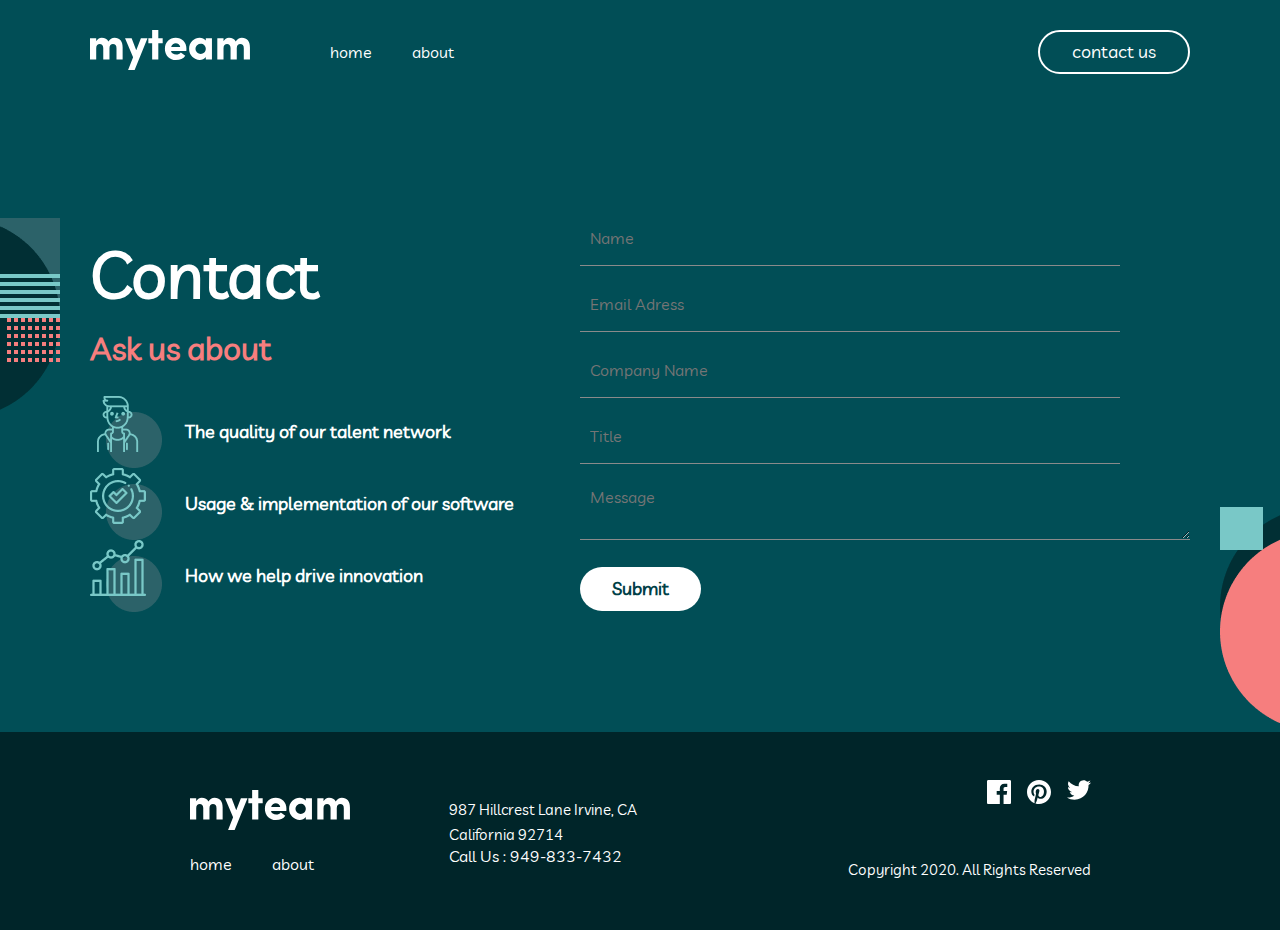
<file: contact.html>
<!DOCTYPE html>
<html lang="en">
<head>
    <meta charset="UTF-8">
    <meta http-equiv="X-UA-Compatible" content="IE=edge">
    <meta name="viewport" content="width=device-width, initial-scale=1.0">
    <title>contact</title>
    <link rel="stylesheet" href="./css/main.min.css">
</head>
<body>
    <header class="header">
        <div class="container">
            <div class="site__header">
                <a class="site__logo-link" href="./index.html" title="MyTeam">
                    <svg width="160" height="40" viewBox="0 0 160 40" fill="currentColor" xmlns="http://www.w3.org/2000/svg">
                        <g id="myteam-logo">
                        <path id="myteam" fill-rule="evenodd" clip-rule="evenodd" d="M68.3174 29.5312V13.2143H72.6997V8.19196H68.3174V0H62.1474V8.19196H58.3538V13.2143H62.1474V29.5312H68.3174ZM6.21366 18.2366V29.5312H0V8.19196H6.21366V11.2946C6.72238 10.1935 7.44913 9.32292 8.3939 8.68304C9.41134 8.07292 10.5015 7.76786 11.6642 7.76786C14.9637 7.76786 17.1948 9.01786 18.3576 11.5179C19.8837 8.9881 21.9549 7.72321 24.5712 7.72321C27.1875 7.72321 29.186 8.56399 30.5669 10.2455C31.9477 11.9271 32.6381 14.3155 32.6381 17.4107V29.5312H26.4898V18.1473C26.4898 16.8378 26.1773 15.8036 25.5523 15.0446C24.8983 14.2857 24.0407 13.9062 22.9797 13.9062C21.9186 13.9062 21.0683 14.2634 20.4288 14.9777C19.7892 15.692 19.4695 16.7783 19.4695 18.2366V29.5312H13.2558V18.0134C13.1977 16.7336 12.8561 15.7292 12.2311 15C11.5916 14.2708 10.7631 13.9062 9.74564 13.9062C8.7282 13.9062 7.88517 14.256 7.21657 14.9554C6.54797 15.6548 6.21366 16.7485 6.21366 18.2366ZM57.4981 8.19196L44.6347 40H38.0722L43.0868 27.3438L35.0417 8.19196H41.6478L46.2481 20.2902L50.892 8.19196H57.4981ZM95.2923 25.6473C93.3591 28.5491 90.1833 29.9926 85.7646 29.9777C82.6978 29.9777 80.1106 28.9435 78.003 26.875C75.9245 24.7768 74.8853 22.0833 74.8853 18.7946C74.8853 15.506 75.9245 12.8348 78.003 10.7812C80.0815 8.72768 82.6542 7.70833 85.721 7.72321C88.7879 7.72321 91.3388 8.76488 93.3737 10.8482C95.4085 12.9315 96.4333 15.6399 96.4478 18.9732C96.4478 19.003 96.4187 19.6577 96.3606 20.9375H81.0771C81.1934 22.0685 81.7603 22.9464 82.7777 23.5714C83.7952 24.1964 84.9434 24.5089 86.2225 24.5089C88.2138 24.5089 89.7327 23.8393 90.7792 22.5L95.2923 25.6473ZM90.1905 16.9643H81.1644C81.3969 15.8036 81.9783 14.8958 82.9085 14.2411C83.8097 13.5863 84.7835 13.2738 85.83 13.3036C86.8766 13.3333 87.8286 13.6607 88.6862 14.2857C89.5437 14.9107 90.0452 15.8036 90.1905 16.9643ZM113.088 29.2188C111.911 29.7247 110.785 29.9628 109.709 29.933C106.846 29.933 104.36 28.9062 102.253 26.8527C100.145 24.7991 99.0912 22.128 99.0912 18.8393C99.0912 15.5506 100.181 12.8795 102.362 10.8259C104.542 8.77232 106.991 7.7381 109.709 7.72321C110.814 7.72321 111.947 7.96875 113.11 8.45982C114.273 8.95089 115.167 9.6503 115.792 10.558V8.19196H121.94V29.5312H115.792V27.0982C115.167 28.006 114.266 28.7128 113.088 29.2188ZM110.712 23.9062C109.302 23.9062 108.088 23.4301 107.071 22.4777C106.024 21.5253 105.501 20.3199 105.501 18.8616C105.501 17.4182 106.024 16.2054 107.071 15.2232C108.205 14.256 109.447 13.7723 110.799 13.7723C112.151 13.7723 113.321 14.2485 114.309 15.2009C115.298 16.1533 115.792 17.3735 115.792 18.8616C115.792 20.3497 115.298 21.5625 114.309 22.5C113.321 23.4375 112.122 23.9062 110.712 23.9062ZM133.522 18.2366V29.5312H127.309V8.19196H133.522V11.2946C134.031 10.1935 134.758 9.32292 135.703 8.68304C136.72 8.07292 137.81 7.76786 138.973 7.76786C142.272 7.76786 144.504 9.01786 145.666 11.5179C147.193 8.9881 149.264 7.72321 151.88 7.72321C154.496 7.72321 156.495 8.56399 157.876 10.2455C159.256 11.9271 159.947 14.3155 159.947 17.4107V29.5312H153.799V18.1473C153.799 16.8378 153.486 15.8036 152.861 15.0446C152.207 14.2857 151.35 13.9062 150.288 13.9062C149.227 13.9062 148.377 14.2634 147.738 14.9777C147.098 15.692 146.778 16.7783 146.778 18.2366V29.5312H140.565V18.0134C140.506 16.7336 140.165 15.7292 139.54 15C138.9 14.2708 138.072 13.9062 137.054 13.9062C136.037 13.9062 135.194 14.256 134.525 14.9554C133.857 15.6548 133.522 16.7485 133.522 18.2366Z" fill="currentColor"/>
                        </g>
                        </svg>
                </a>
                <nav class="site-navigation">
                    <ul class="header__list">
                        <li class="header__item">
                            <a class="header__link" href="index.html">
                                home
                            </a>
                        </li>
                        <li class="header__item">
                            <a class="header__link" href="about.html">
                                about
                            </a>
                        </li>
                    </ul>
                </nav>
                <a href="contact.html" class="header__button">
                    contact us
                </a>
                <button class="hamberger"><img src="./image/hamburger.png" alt="button"></button>
            </div>
        </div>
    </header>
    <main class="site-main">
        <section class="contact-section">
            <div class="container">
                <div class="contact-section__wrapper">
                    <div class="left__contact-wrapper">
                        <h2 class="contact__lead">Contact</h2>
                        <h3 class="contact__title">Ask us about</h3>
                        <ul class="contact__list">
                            <li class="contact__item">
                                <img class="contact-item__image" src="./image/contact-list-img1.png" alt="img">
                                <p class="contact-item__text">The quality of our talent network</p>
                            </li>
                            <li class="contact__item">
                                <img class="contact-item__image" src="./image/contact-list-img2.png" alt="img2">
                                <p class="contact-item__text">Usage & implementation of our software</p>
                            </li>
                            <li class="contact__item">
                                <img class="contact-item__image" src="./image/contact-list-img3.png" alt="img3">
                                <p class="contact-item__text">How we help drive innovation</p>
                            </li>
                        </ul>
                    </div>
                    <div class="right__contact-wrapper">
                        <form action="https://sass-lang.com/">
                        <div class="focur-div"><input type="text" placeholder="Name">
                        <p class="hidden-text">This field is required</p></div>
                        <div class="focur-div">
                        <input type="email" placeholder="Email Adress">
                        <p class="hidden-text">This field is required</p>
                        </div>
                        <div class="focur-div"><input type="text" placeholder="Company Name">
                        <p class="hidden-text">This field is required</p></div>
                        <div class="focur-div"><input type="text" placeholder="Title">
                        <p class="hidden-text">This field is required</p></div>
                        <div class="focur-div"><textarea name="message" id="" cols="65" rows="2" placeholder="Message"></textarea>
                        <p class="hidden-text">This field is required</p></div>
                        <button class="submit-button">Submit</button>
                        </form>
                    </div>
                </div>
            </div>
        </section>
    </main>
    <footer class="footer">
        <div class="container">
            <div class="footer__wrapper">
                <div class="logo-box">
                    <a class="footer-logo" href="#"><img class="footer-logo-img" src="./image/myteam-logo.svg" alt="site-logo"></a>
                    <ul class="footer__list">
                        <li class="footer__item">
                            <a class="footer__link" href="#hero">
                                home
                            </a>
                        </li>
                        <li class="footer__item">
                            <a class="footer__link" href="about.html">
                                about
                            </a>
                        </li>
                    </ul>
                    <div class="sm-site__box2">
                    <ul class="sm-site__list">
                        <li class="sm-site__item2">
                            <a class="sm-link" href="#"><svg width="24" height="24" viewBox="0 0 24 24" fill="currentColor" xmlns="http://www.w3.org/2000/svg">
                                <path d="M22.675 0H1.325C0.593 0 0 0.593 0 1.325V22.676C0 23.407 0.593 24 1.325 24H12.82V14.706H9.692V11.084H12.82V8.413C12.82 5.313 14.713 3.625 17.479 3.625C18.804 3.625 19.942 3.724 20.274 3.768V7.008L18.356 7.009C16.852 7.009 16.561 7.724 16.561 8.772V11.085H20.148L19.681 14.707H16.561V24H22.677C23.407 24 24 23.407 24 22.675V1.325C24 0.593 23.407 0 22.675 0Z" fill="currentColor"/>
                                </svg></a>
                        </li>
                        <li class="sm-site__item2">
                            <a class="sm-link" href="#"><svg width="24" height="24" viewBox="0 0 24 24" fill="currentColor" xmlns="http://www.w3.org/2000/svg">
                                <path id="Path" d="M12 0C5.373 0 0 5.372 0 12C0 17.084 3.163 21.426 7.627 23.174C7.522 22.225 7.427 20.769 7.669 19.733C7.887 18.796 9.076 13.768 9.076 13.768C9.076 13.768 8.717 13.049 8.717 11.986C8.717 10.318 9.684 9.072 10.888 9.072C11.911 9.072 12.406 9.841 12.406 10.762C12.406 11.791 11.751 13.33 11.412 14.757C11.129 15.951 12.011 16.926 13.189 16.926C15.322 16.926 16.961 14.677 16.961 11.431C16.961 8.558 14.897 6.549 11.949 6.549C8.535 6.549 6.531 9.11 6.531 11.756C6.531 12.787 6.928 13.894 7.424 14.494C7.522 14.613 7.536 14.718 7.507 14.839L7.174 16.199C7.121 16.419 7 16.466 6.772 16.36C5.273 15.662 4.336 13.471 4.336 11.711C4.336 7.926 7.086 4.449 12.265 4.449C16.428 4.449 19.663 7.416 19.663 11.38C19.663 15.516 17.056 18.844 13.436 18.844C12.22 18.844 11.077 18.213 10.686 17.466L9.938 20.319C9.667 21.362 8.936 22.669 8.446 23.465C9.57 23.812 10.763 24 12 24C18.627 24 24 18.627 24 12C24 5.372 18.627 0 12 0Z" fill="currentColor"/>
                                </svg></a>
                        </li>
                        <li class="sm-site__item2">
                            <a class="sm-link" href="#"><svg width="24" height="20" viewBox="0 0 24 20" fill="currentColor" xmlns="http://www.w3.org/2000/svg">
                                <path id="Path" d="M24 2.55699C23.117 2.94899 22.168 3.21299 21.172 3.33199C22.189 2.72299 22.97 1.75799 23.337 0.607986C22.386 1.17199 21.332 1.58199 20.21 1.80299C19.313 0.845986 18.032 0.247986 16.616 0.247986C13.437 0.247986 11.101 3.21399 11.819 6.29299C7.728 6.08799 4.1 4.12799 1.671 1.14899C0.381 3.36199 1.002 6.25699 3.194 7.72299C2.388 7.69699 1.628 7.47599 0.965 7.10699C0.911 9.38799 2.546 11.522 4.914 11.997C4.221 12.185 3.462 12.229 2.69 12.081C3.316 14.037 5.134 15.46 7.29 15.5C5.22 17.123 2.612 17.848 0 17.54C2.179 18.937 4.768 19.752 7.548 19.752C16.69 19.752 21.855 12.031 21.543 5.10599C22.505 4.41099 23.34 3.54399 24 2.55699Z" fill="currentColor"/>
                                </svg>
                                </a>
                        </li>
                    </ul>
                </div>
                </div>
                <div class="addres-box">
                    <p class="addres">987  Hillcrest Lane Irvine, CA California 92714</p>
                    <a class="tel" href="tel:+949-833-7432">Call Us : 949-833-7432</a>
                </div>
                <div class="sm-site__box">
                    <ul class="sm-site__list">
                        <li class="sm-site__item">
                            <a class="sm-link" href="#"><svg width="24" height="24" viewBox="0 0 24 24" fill="currentColor" xmlns="http://www.w3.org/2000/svg">
                                <path d="M22.675 0H1.325C0.593 0 0 0.593 0 1.325V22.676C0 23.407 0.593 24 1.325 24H12.82V14.706H9.692V11.084H12.82V8.413C12.82 5.313 14.713 3.625 17.479 3.625C18.804 3.625 19.942 3.724 20.274 3.768V7.008L18.356 7.009C16.852 7.009 16.561 7.724 16.561 8.772V11.085H20.148L19.681 14.707H16.561V24H22.677C23.407 24 24 23.407 24 22.675V1.325C24 0.593 23.407 0 22.675 0Z" fill="currentColor"/>
                                </svg></a>
                        </li>
                        <li class="sm-site__item">
                            <a class="sm-link" href="#"><svg width="24" height="24" viewBox="0 0 24 24" fill="currentColor" xmlns="http://www.w3.org/2000/svg">
                                <path id="Path" d="M12 0C5.373 0 0 5.372 0 12C0 17.084 3.163 21.426 7.627 23.174C7.522 22.225 7.427 20.769 7.669 19.733C7.887 18.796 9.076 13.768 9.076 13.768C9.076 13.768 8.717 13.049 8.717 11.986C8.717 10.318 9.684 9.072 10.888 9.072C11.911 9.072 12.406 9.841 12.406 10.762C12.406 11.791 11.751 13.33 11.412 14.757C11.129 15.951 12.011 16.926 13.189 16.926C15.322 16.926 16.961 14.677 16.961 11.431C16.961 8.558 14.897 6.549 11.949 6.549C8.535 6.549 6.531 9.11 6.531 11.756C6.531 12.787 6.928 13.894 7.424 14.494C7.522 14.613 7.536 14.718 7.507 14.839L7.174 16.199C7.121 16.419 7 16.466 6.772 16.36C5.273 15.662 4.336 13.471 4.336 11.711C4.336 7.926 7.086 4.449 12.265 4.449C16.428 4.449 19.663 7.416 19.663 11.38C19.663 15.516 17.056 18.844 13.436 18.844C12.22 18.844 11.077 18.213 10.686 17.466L9.938 20.319C9.667 21.362 8.936 22.669 8.446 23.465C9.57 23.812 10.763 24 12 24C18.627 24 24 18.627 24 12C24 5.372 18.627 0 12 0Z" fill="currentColor"/>
                                </svg></a>
                        </li>
                        <li class="sm-site__item">
                            <a class="sm-link" href="#"><svg width="24" height="20" viewBox="0 0 24 20" fill="currentColor" xmlns="http://www.w3.org/2000/svg">
                                <path id="Path" d="M24 2.55699C23.117 2.94899 22.168 3.21299 21.172 3.33199C22.189 2.72299 22.97 1.75799 23.337 0.607986C22.386 1.17199 21.332 1.58199 20.21 1.80299C19.313 0.845986 18.032 0.247986 16.616 0.247986C13.437 0.247986 11.101 3.21399 11.819 6.29299C7.728 6.08799 4.1 4.12799 1.671 1.14899C0.381 3.36199 1.002 6.25699 3.194 7.72299C2.388 7.69699 1.628 7.47599 0.965 7.10699C0.911 9.38799 2.546 11.522 4.914 11.997C4.221 12.185 3.462 12.229 2.69 12.081C3.316 14.037 5.134 15.46 7.29 15.5C5.22 17.123 2.612 17.848 0 17.54C2.179 18.937 4.768 19.752 7.548 19.752C16.69 19.752 21.855 12.031 21.543 5.10599C22.505 4.41099 23.34 3.54399 24 2.55699Z" fill="currentColor"/>
                                </svg>
                                </a>
                        </li>
                    </ul>
                    <p class="copirayt">Copyright 2020. All Rights Reserved</p>
                </div>
            </div>
        </div>
    </footer>
</body>
</html>
</file>
<file: css/main.min.css>
/*! normalize.css v8.0.1 | MIT License | github.com/necolas/normalize.css */html{line-height:1.15;-webkit-text-size-adjust:100%}body{margin:0}main{display:block}h1{font-size:2em;margin:0.67em 0}hr{-webkit-box-sizing:content-box;box-sizing:content-box;height:0;overflow:visible}pre{font-family:monospace, monospace;font-size:1em}a{background-color:transparent}abbr[title]{border-bottom:none;text-decoration:underline;-webkit-text-decoration:underline dotted;text-decoration:underline dotted}b,strong{font-weight:bolder}code,kbd,samp{font-family:monospace, monospace;font-size:1em}small{font-size:80%}sub,sup{font-size:75%;line-height:0;position:relative;vertical-align:baseline}sub{bottom:-0.25em}sup{top:-0.5em}img{border-style:none}button,input,optgroup,select,textarea{font-family:inherit;font-size:100%;line-height:1.15;margin:0}button,input{overflow:visible}button,select{text-transform:none}button,[type="button"],[type="reset"],[type="submit"]{-webkit-appearance:button}button::-moz-focus-inner,[type="button"]::-moz-focus-inner,[type="reset"]::-moz-focus-inner,[type="submit"]::-moz-focus-inner{border-style:none;padding:0}button:-moz-focusring,[type="button"]:-moz-focusring,[type="reset"]:-moz-focusring,[type="submit"]:-moz-focusring{outline:1px dotted ButtonText}fieldset{padding:0.35em 0.75em 0.625em}legend{-webkit-box-sizing:border-box;box-sizing:border-box;color:inherit;display:table;max-width:100%;padding:0;white-space:normal}progress{vertical-align:baseline}textarea{overflow:auto}[type="checkbox"],[type="radio"]{-webkit-box-sizing:border-box;box-sizing:border-box;padding:0}[type="number"]::-webkit-inner-spin-button,[type="number"]::-webkit-outer-spin-button{height:auto}[type="search"]{-webkit-appearance:textfield;outline-offset:-2px}[type="search"]::-webkit-search-decoration{-webkit-appearance:none}::-webkit-file-upload-button{-webkit-appearance:button;font:inherit}details{display:block}summary{display:list-item}template{display:none}[hidden]{display:none}@font-face{font-family:'Livvic';font-style:normal;font-weight:400;src:local(""),url("../fonts/livvic-v8-latin-regular.woff2") format("woff2"),url("../fonts/livvic-v8-latin-regular.woff") format("woff")}html{-webkit-box-sizing:border-box;box-sizing:border-box;height:100%;scroll-behavior:smooth}*{margin:0;padding:0;-webkit-box-sizing:border-box;box-sizing:border-box}body{padding:0;margin:0;font-family:"Livvic", sans-serif;-webkit-user-select:none;-moz-user-select:none;-ms-user-select:none;user-select:none}.visually-hidden{position:absolute;width:1px;height:1px;margin:-1px;border:0;padding:0;clip:rect(0 0 0 0);overflow:hidden}.container{width:100%;max-width:1140px;padding-left:20px;padding-right:20px;margin-left:auto;margin-right:auto}.header{background-color:#014E56}.site__header{display:-webkit-box;display:-ms-flexbox;display:flex;-webkit-box-align:center;-ms-flex-align:center;align-items:center;padding-top:30px;padding-bottom:30px}.site__logo-link{display:block;color:#fff;-webkit-transition:all 0.2s;transition:all 0.2s}.site__logo-link:hover{color:#F67E7E}.site__logo-image{display:block}.site-navigation{margin-right:auto;margin-left:80px}.header__list{display:-webkit-box;display:-ms-flexbox;display:flex;padding:0;margin:0;list-style:none}.header__item ~ .header__item{margin-left:40px}.header__link{text-decoration:none;color:#fff}.header__link:hover{color:#F67E7E}.header__button{border-radius:50px;border:2px solid #fff;background-color:transparent;color:#fff;font-size:18px;line-height:28px;padding:6px 32px;cursor:pointer;-webkit-transition:all 0.2s;transition:all 0.2s;text-decoration:none}.header__button:hover{background-color:#fff;color:#000}.header__button:active{opacity:0.6}.hamberger{display:none}@media only screen and (max-width: 576px){.site__header{-webkit-box-pack:justify;-ms-flex-pack:justify;justify-content:space-between}.site-navigation{display:none}.header__button{display:none}.hamberger{display:block;border:none;background-color:transparent}}.site-main{width:100%}.hero__section{background-color:#014E56}.hero__section-wrapper{padding-top:121px;padding-bottom:200px;display:-webkit-box;display:-ms-flexbox;display:flex;-webkit-box-align:end;-ms-flex-align:end;align-items:flex-end;-webkit-box-pack:justify;-ms-flex-pack:justify;justify-content:space-between;-ms-flex-wrap:wrap;flex-wrap:wrap}.left__hero-section{width:50%}.hero-lead{font-size:100px;line-height:100px;color:#fff}.hero-span{color:#F67E7E}.hero-image1{position:absolute;top:220px;margin-left:-240px}.right__hero-section{width:48%}.right__hero-section::before{content:url("../../image/Rectangle.png");position:absolute;margin-top:-79px}.right__hero-section::after{position:absolute;content:url("../../image/herobackground.svg");margin-top:100px;margin-left:150px}.hero-text{font-size:18px;line-height:28px;color:#fff;font-weight:600}@media only screen and (max-width: 768px){.hero__section-wrapper{-webkit-box-align:center;-ms-flex-align:center;align-items:center;-webkit-box-pack:center;-ms-flex-pack:center;justify-content:center}.left__hero-section{width:50%;text-align:center}.hero-lead{font-size:64px;line-height:56px;margin-bottom:24px}.hero-image1{display:none}.hero-text{font-size:15px;line-height:28px;text-align:center}.right__hero-section{width:60%}.right__hero-section::before{display:none}.right__hero-section::after{margin-left:50px}}@media only screen and (max-width: 425px){.hero__section-wrapper{padding-top:80px}.left__hero-section{width:100%;margin-bottom:18px}.hero-lead{width:200px;font-size:40px;line-height:40px;margin:auto}.right__hero-section{width:100%}.hero-text{width:300px;margin:auto;font-size:15px;line-height:28px}.right__hero-section::after{margin-left:20px}}@media only screen and (max-width: 375px){.right__hero-section::after{margin-left:-10px}}@media only screen and (max-width: 320px){.right__hero-section::after{margin-left:-58px}}.about__section{background-color:#014E56;background-image:url("../../image/about-img.png");background-position:calc(50% + 685px) bottom;background-repeat:no-repeat}.about__section-wrapper{display:-webkit-box;display:-ms-flexbox;display:flex;-ms-flex-wrap:wrap;flex-wrap:wrap;-webkit-box-align:baseline;-ms-flex-align:baseline;align-items:baseline;padding-top:120px;padding-bottom:120px}.left__about-section{width:30%}.about-lead{font-size:64px;line-height:100px;color:#FFFFFF}.right__about-section::before{content:"";position:absolute;margin-top:-40px;width:50px;height:4px;background-color:#F67E7E}.about-text{width:730px;font-weight:600;font-size:18px;line-height:28px;color:#FFFFFF}@media only screen and (max-width: 768px){.about__section{background-position:calc(50% + 68%) bottom}.about__section-wrapper{display:-webkit-box;display:-ms-flexbox;display:flex;-ms-flex-wrap:wrap;flex-wrap:wrap;-webkit-box-align:baseline;-ms-flex-align:baseline;align-items:baseline;padding-top:120px;padding-bottom:120px;text-align:center}.left__about-section{width:100%;text-align:center}.about-lead{font-size:64px;line-height:56px;margin-bottom:24px}.right__about-section{display:-webkit-box;display:-ms-flexbox;display:flex;-webkit-box-align:center;-ms-flex-align:center;align-items:center;-webkit-box-pack:center;-ms-flex-pack:center;justify-content:center}.about-text{width:65%;font-size:15px;line-height:28px;color:#FFFFFF}.right__about-section::before{display:none}}@media only screen and (max-width: 425px){.about__section-wrapper{padding-top:80px;padding-bottom:160px}.about__section{background-position:calc(50% + 100%) calc(50% + 92%)}.left__about-section{width:100%;text-align:center}.about-lead{font-size:40px;line-height:40px;margin-bottom:16px}.right__about-section{display:-webkit-box;display:-ms-flexbox;display:flex;-webkit-box-align:center;-ms-flex-align:center;align-items:center;-webkit-box-pack:center;-ms-flex-pack:center;justify-content:center}.about-text{width:100%;font-size:15px;line-height:28px;color:#FFFFFF}}@media only screen and (max-width: 375px){.about__section{background-position:calc(50% + 106%) calc(50% + 92%)}}@media only screen and (max-width: 320px){.about__section{background-position:calc(50% + 134%) calc(50% + 90%)}}.contact-section{background-color:#014E56;background-image:url("../../image/contact-img.png"),url("../../image/contact-img2.png");background-repeat:no-repeat;background-position:calc(50% - 680px) calc(50% - 100px),calc(50% + 680px) bottom}.contact-section__wrapper{display:-webkit-box;display:-ms-flexbox;display:flex;-ms-flex-wrap:wrap;flex-wrap:wrap;-webkit-box-align:start;-ms-flex-align:start;align-items:flex-start;-webkit-box-pack:justify;-ms-flex-pack:justify;justify-content:space-between;padding:120px 0}.contact__lead{font-size:64px;line-height:100px;color:#FFFFFF}.contact__title{font-size:32px;line-height:48px;color:#F67E7E;margin-bottom:24px}.contact__list{padding:0;margin:0;list-style:none}.contact__item{display:-webkit-box;display:-ms-flexbox;display:flex;-webkit-box-align:center;-ms-flex-align:center;align-items:center}.contact-item__image{margin-right:23px}.contact-item__text{font-weight:bold;font-size:18px;line-height:28px;color:#FFFFFF}input{width:540px;height:42px;margin-bottom:24px;padding-bottom:14px;padding-left:10px;border:none;background-color:transparent;color:#FFFFFF;opacity:1;border-bottom:1px solid #8a8a8a;outline:none}input:focus{border-bottom:1px solid #f30000}.focur-div:focus-within .hidden-text{display:block}.hidden-text{display:none;content:"This field is required";position:absolute;font-style:italic;font-size:10px;line-height:13px;color:#F67E7E;margin-top:-15px}textarea{margin-bottom:24px;padding-bottom:14px;padding-left:10px;border:none;background-color:transparent;color:#FFFFFF;opacity:1;border-bottom:1px solid #8a8a8a;outline:none}textarea:focus{border-bottom:1px solid #f30000}.submit-button{display:block;font-weight:600;font-size:18px;line-height:28px;color:#004047;padding:8px 32px;border-radius:50px;border:none;background-color:#FFFFFF;cursor:pointer}@media only screen and (max-width: 768px){.contact-section{background-position:calc(50% - 70%) calc(50% - 40%),calc(50% + 68%) bottom}.contact-section__wrapper{display:-webkit-box;display:-ms-flexbox;display:flex;-ms-flex-wrap:wrap;flex-wrap:wrap;-webkit-box-align:start;-ms-flex-align:start;align-items:flex-start;-webkit-box-pack:start;-ms-flex-pack:start;justify-content:start;padding:100px 0 100px 10%}.contact__lead{margin-left:120px;text-align:center;font-size:64px;line-height:56px;margin-bottom:24px}.contact__title{margin-left:120px;text-align:center;margin-bottom:24px}.contact__list{margin-bottom:30px}}@media only screen and (max-width: 425px){.contact-section{background-position:calc(50% - 100%) calc(50% - 100%),calc(50% + 94%) calc(50% + 64%)}.contact-section__wrapper{padding:100px 0 100px 2%}.contact__lead{margin-left:0}.contact__title{margin-left:0}input{width:90%}textarea{width:90%}}@media only screen and (max-width: 375px){.contact-section{background-position:calc(50% - 100%) calc(50% - 100%),calc(50% + 105%) calc(50% + 64%)}.contact__lead{font-size:40px;line-height:40px;margin-bottom:16px}.contact__title{font-size:32px;line-height:48px}.contact-item__text{font-size:18px;line-height:28px}.contact__item{margin-bottom:20px}.contact-item__image{width:72px;margin-right:15px}}@media only screen and (max-width: 320px){.contact-section{background-position:calc(50% - 100%) calc(50% - 100%),calc(50% + 126%) calc(50% + 64%)}}.section__manage{background-color:#012F34}.manage-section{display:-webkit-box;display:-ms-flexbox;display:flex;-webkit-box-align:center;-ms-flex-align:center;align-items:center;-webkit-box-pack:justify;-ms-flex-pack:justify;justify-content:space-between;padding-top:180px;padding-bottom:120px;-ms-flex-wrap:wrap;flex-wrap:wrap}.left__manage-section{width:40%}.left__manage-section::before{content:url("../../image/line2.png");position:absolute;margin-top:-54px}.manege-line{position:absolute;margin-top:-50px}.manage__lead{font-size:48px;line-height:48px;color:#fff}.right__manege-section{width:45%}.manage__list{padding:0;margin:0;list-style:none}.manage__item{margin-bottom:30px;display:-webkit-box;display:-ms-flexbox;display:flex}.manege__item-img{margin-right:25px}.manage__item-lead{margin-bottom:16px;color:#F67E7E;font-size:18px}.manage__item-text{font-size:15px;line-height:25px;color:#fff}.manage-img{position:absolute;display:block;margin-top:-125px;margin-left:518px}@media only screen and (max-width: 768px){.manage-section{padding-top:136px;-webkit-box-align:center;-ms-flex-align:center;align-items:center;-webkit-box-pack:center;-ms-flex-pack:center;justify-content:center}.left__manage-section{width:60%;margin-bottom:64px;-webkit-transform:translateX(-70px);transform:translateX(-70px)}.left__manage-section .manage__lead{font-size:32px;line-height:32px}.right__manege-section{width:80%}.right__manege-section .manage__list{width:80%}.manage-img{margin-top:-610px;margin-left:574px}}@media only screen and (max-width: 425px){.manage-section{padding-top:100px;padding-bottom:64px}.left__manage-section{width:50%;margin-bottom:56px;-webkit-transform:translateX(-70px);transform:translateX(-70px)}.left__manage-section .manage__lead{font-size:32px;line-height:32px}.right__manege-section{width:100%}.right__manege-section .manage__list{width:100%;padding-left:10px;padding-right:10px}.right__manege-section .manage__item{margin-bottom:30px;display:-webkit-box;display:-ms-flexbox;display:flex;-ms-flex-wrap:wrap;flex-wrap:wrap;-webkit-box-align:center;-ms-flex-align:center;align-items:center;-webkit-box-pack:center;-ms-flex-pack:center;justify-content:center}.right__manege-section .manage-item__div{text-align:center}.right__manege-section .manege__item-img{margin-right:0;margin-bottom:16px}.manage-img{margin-top:-926px;margin-left:305px}}@media only screen and (max-width: 375px){.manage-img{margin-top:-1002px;margin-left:254px}}@media only screen and (max-width: 320px){.manage-img{margin-top:-1034px;margin-left:200px}}.directors__section{background-color:#004047;background-image:url("../../image/directors-img.png"),url("../../image/directors-img2.png");background-repeat:no-repeat;background-position:calc(50% - 675px) top,calc(50% + 600px) bottom}.directors__section-wrapper{padding:140px 0}.directors__lead{font-size:48px;line-height:48px;text-align:center;color:#FFFFFF;margin-bottom:50px}.directors__list{width:100%;padding:0;margin:0;list-style:none;display:-webkit-box;display:-ms-flexbox;display:flex;-webkit-box-align:center;-ms-flex-align:center;align-items:center;-webkit-box-pack:center;-ms-flex-pack:center;justify-content:center;-ms-flex-wrap:wrap;flex-wrap:wrap}.directors__item{position:relative;z-index:15;width:300px;height:250px;text-align:center;background-color:#012F34;margin:15px;padding:32px 24px 56px 24px;margin-bottom:56px}.directors-box::after{position:absolute;margin-top:25px;margin-left:-25px;content:"+";padding:1px 15px 10px 15px;font-weight:bold;font-size:34px;border-radius:50%;background-color:#F67E7E;cursor:pointer}.icons-link{color:#fff}.icons-link:hover{color:#F67E7E}.directors__item:hover .directors-box{display:none}.directors__item:hover .directors-hover__item{display:block}.directors__item:hover .directors__item::after{display:none}.directors-hover__item{display:none;position:relative;z-index:10;width:100%}.directors-hover__item::after{position:absolute;margin-top:38px;margin-left:-25px;content:"+";padding:1px 15px 10px 15px;font-weight:bold;font-size:34px;border-radius:50%;background-color:#79C8C7;-webkit-transform:rotate(45deg);transform:rotate(45deg);cursor:pointer}.hover__lead{font-size:18px;line-height:28px;text-align:center;color:#79C8C7;margin-bottom:8px}.hover__text{font-size:15px;line-height:25px;text-align:center;color:#FFFFFF;margin-bottom:24px}.icons-box{margin-left:auto;margin-right:auto;width:60px;display:-webkit-box;display:-ms-flexbox;display:flex;-webkit-box-align:center;-ms-flex-align:center;align-items:center;-webkit-box-pack:justify;-ms-flex-pack:justify;justify-content:space-between}.directors__image{margin-bottom:16px}.directors-text__lead{font-size:18px;line-height:28px;text-align:center;color:#79C8C7}.directors__text{font-style:italic;font-size:15px;line-height:25px;text-align:center;color:#FFFFFF}@media only screen and (max-width: 768px){.directors__section{background-position:calc(50% - 68%) top,calc(50% + 50%) bottom}}@media only screen and (max-width: 425px){.directors__section{background-position:calc(50% - 100%) calc(50% - 55%),calc(50% + 50%) bottom}}@media only screen and (max-width: 320px){.directors__section{background-position:calc(50% - 125%) calc(50% - 55%),calc(50% + 50%) bottom}}.clients-section{background-color:#012F34;background-image:url("../../image/clients-bg.svg");background-repeat:no-repeat;background-position:calc(50% - 580px) top}.clients-section__wrapper{padding:140px 0}.clients__lead{font-size:48px;line-height:48px;text-align:center;color:#fff;margin-bottom:64px}.clients__list{padding:0;margin:0;list-style:none;display:-webkit-box;display:-ms-flexbox;display:flex;-webkit-box-align:center;-ms-flex-align:center;align-items:center;-webkit-box-pack:justify;-ms-flex-pack:justify;justify-content:space-between;-ms-flex-wrap:wrap;flex-wrap:wrap}.clients__link{display:block}.clients__image{display:block}@media only screen and (max-width: 768px){.clients-section{background-position:calc(50% - 50%) calc(50% - 90%)}.clients__lead{font-size:32px;line-height:32px;margin-bottom:48px}.clients__image{width:103px}}@media only screen and (max-width: 425px){.clients-section{background-position:calc(50% - 95%) calc(50% - 105%)}.clients-section__wrapper{padding:100px 0}.clients__lead{margin-bottom:64px}.clients__item{width:100%;margin-bottom:50px}.clients__image{width:auto;margin:auto}}.users__section{background-color:#004047}.users__section-wrapper{padding-top:140px;padding-bottom:150px;text-align:center}.user-section__lead{font-size:48px;line-height:48px;color:#fff;margin-bottom:90px}.user-lead__span{color:#79c8c7}.users-image{position:absolute;margin-top:-326px;margin-left:-680px}.user-section__list{padding:0;margin:0;list-style:none;display:-webkit-box;display:-ms-flexbox;display:flex;-ms-flex-wrap:wrap;flex-wrap:wrap}.user-section__item{width:30%}.user-section__item::before{content:url("../image/item-img.svg");position:absolute;margin-top:-30px;margin-left:-35px;z-index:0}.user-section__item ~ .user-section__item{margin-left:30px}.user-item__text{font-size:15px;line-height:25px;color:#fff;margin-bottom:24px;position:relative;z-index:20}.user-item__lead{font-size:18px;line-height:28px;color:#79c8c7;margin-bottom:2px}.user-item__job{font-size:13px;line-height:18px;color:#fff;margin-bottom:32px}.users-image2{position:absolute;margin-top:50px;margin-left:474px}@media only screen and (max-width: 768px){.users__section-wrapper{padding-top:100px}.user-section__lead{width:450px;font-size:32px;line-height:32px;text-align:center;margin-bottom:80px;margin-left:auto;margin-right:auto}.user-section__list{width:100%}.user-section__list .user-section__item{width:500px;margin-left:auto;margin-right:auto}.user-section__list .user-section__item ~ .user-section__item{margin-left:auto;margin-right:auto;margin-top:80px}.users-image{margin-top:-276px;margin-left:-384px}.users-image2{margin-left:184px}}@media only screen and (max-width: 425px){.users__section-wrapper{padding-top:140px}.user-section__lead{width:90%;font-size:32px;line-height:32px}.users-image{margin-top:-348px;margin-left:-213px}.users-image2{margin-left:10px}}@media only screen and (max-width: 425px){.users-image2{margin-left:-14px}}@media only screen and (max-width: 320px){.users-image{margin-top:-380px;margin-left:-213px}.users-image2{margin-left:-40px}}.ready-section{background-color:#F67E7E}.ready-section__wrapper{display:-webkit-box;display:-ms-flexbox;display:flex;-webkit-box-align:center;-ms-flex-align:center;align-items:center;-webkit-box-pack:space-evenly;-ms-flex-pack:space-evenly;justify-content:space-evenly;padding:76px 0}.ready-image{position:absolute;margin-top:28px;margin-left:-580px}.ready-section__lead{font-size:48px;line-height:48px;color:#012f34}.ready-button{border-radius:50px;border:2px solid #012f34;background-color:transparent;color:#012f34;font-size:18px;line-height:28px;padding:6px 32px;cursor:pointer;-webkit-transition:all 0.2s;transition:all 0.2s;text-decoration:none}.ready-button:hover{background-color:#012f34;color:#fff}.ready-button:active{opacity:0.6}@media only screen and (max-width: 768px){.ready-section__lead{font-size:32px;line-height:32px}.ready-image{margin-top:45px;margin-left:-284px;z-index:5}}@media only screen and (max-width: 425px){.ready-section__wrapper{-ms-flex-wrap:wrap;flex-wrap:wrap;-webkit-box-pack:center;-ms-flex-pack:center;justify-content:center}.ready-section__lead{text-align:center;width:300px;font-size:32px;line-height:32px;margin-bottom:24px}.ready-image{margin-top:85px;margin-left:-113px}}.footer{background-color:#002529}.footer__wrapper{padding:48px 0;display:-webkit-box;display:-ms-flexbox;display:flex;-webkit-box-align:center;-ms-flex-align:center;align-items:center;-ms-flex-pack:distribute;justify-content:space-around}.footer-logo{display:block;margin-bottom:25px}.footer-logo-img{display:block}.footer__list{display:-webkit-box;display:-ms-flexbox;display:flex;padding:0;margin:0;list-style:none}.footer__item ~ .footer__item{margin-left:40px}.footer__link{text-decoration:none;color:#fff}.footer__link:hover{color:#F67E7E}.addres-box{width:200px;margin-left:-100px}.addres{color:#fff;font-size:15px;line-height:25px}.tel{text-decoration:none;color:#fff}.sm-site__list{padding:0;margin:0;list-style:none;display:-webkit-box;display:-ms-flexbox;display:flex;margin-bottom:50px}.sm-site__item{margin-left:auto}.sm-site__item ~ .sm-site__item{margin-left:16px}.sm-link{color:#fff;-webkit-transition:all 0.2s;transition:all 0.2s}.sm-link:hover{color:#F67E7E}.copirayt{font-size:15px;line-height:25px;color:#fff}.sm-site__box2{display:none}@media only screen and (max-width: 768px){.footer{position:relative;z-index:10}.sm-site__box{display:none}.footer__wrapper{-webkit-box-pack:justify;-ms-flex-pack:justify;justify-content:space-between;padding:30px 25px}.sm-site__box2{margin-top:30px;display:block;margin-bottom:0}.sm-site__item2{display:block;margin-left:0}.sm-site__item2 ~ .sm-site__item2{margin-left:16px}.addres{font-size:15px;line-height:35px}}@media only screen and (max-width: 425px){.footer__wrapper{padding:48px 0;display:-webkit-box;display:-ms-flexbox;display:flex;-ms-flex-wrap:wrap;flex-wrap:wrap;-webkit-box-align:center;-ms-flex-align:center;align-items:center;-webkit-box-pack:center;-ms-flex-pack:center;justify-content:center}.logo-box{width:100%}.footer-logo-img{display:block;width:96px;height:24px;margin-left:auto;margin-right:auto}.footer__list{display:-webkit-box;display:-ms-flexbox;display:flex;padding:0;margin:0;list-style:none;width:100px;-webkit-box-pack:center;-ms-flex-pack:center;justify-content:center;margin-left:auto;margin-right:auto;margin-bottom:24px}.footer__item ~ .footer__item{margin-left:40px}.footer__link{text-decoration:none;color:#fff}.footer__link:hover{color:#F67E7E}.addres-box{width:180px;margin-left:auto;margin-right:auto;margin-bottom:40px;text-align:center}.addres{color:#fff;font-size:15px;line-height:25px;margin-bottom:10px}.tel{text-decoration:none;color:#fff}.sm-site__list{padding:0;margin:0;list-style:none;display:-webkit-box;display:-ms-flexbox;display:flex;margin-bottom:40px;-webkit-box-pack:center;-ms-flex-pack:center;justify-content:center}.sm-site__item{margin-left:0}.sm-site__item ~ .sm-site__item{margin-left:16px}.sm-link{color:#fff;-webkit-transition:all 0.2s;transition:all 0.2s}.sm-link:hover{color:#F67E7E}.copirayt{font-size:15px;line-height:25px;color:#fff}.sm-site__box{display:block}.sm-site__box2{display:none}}
/*# sourceMappingURL=main.min.css.map */
</file>
